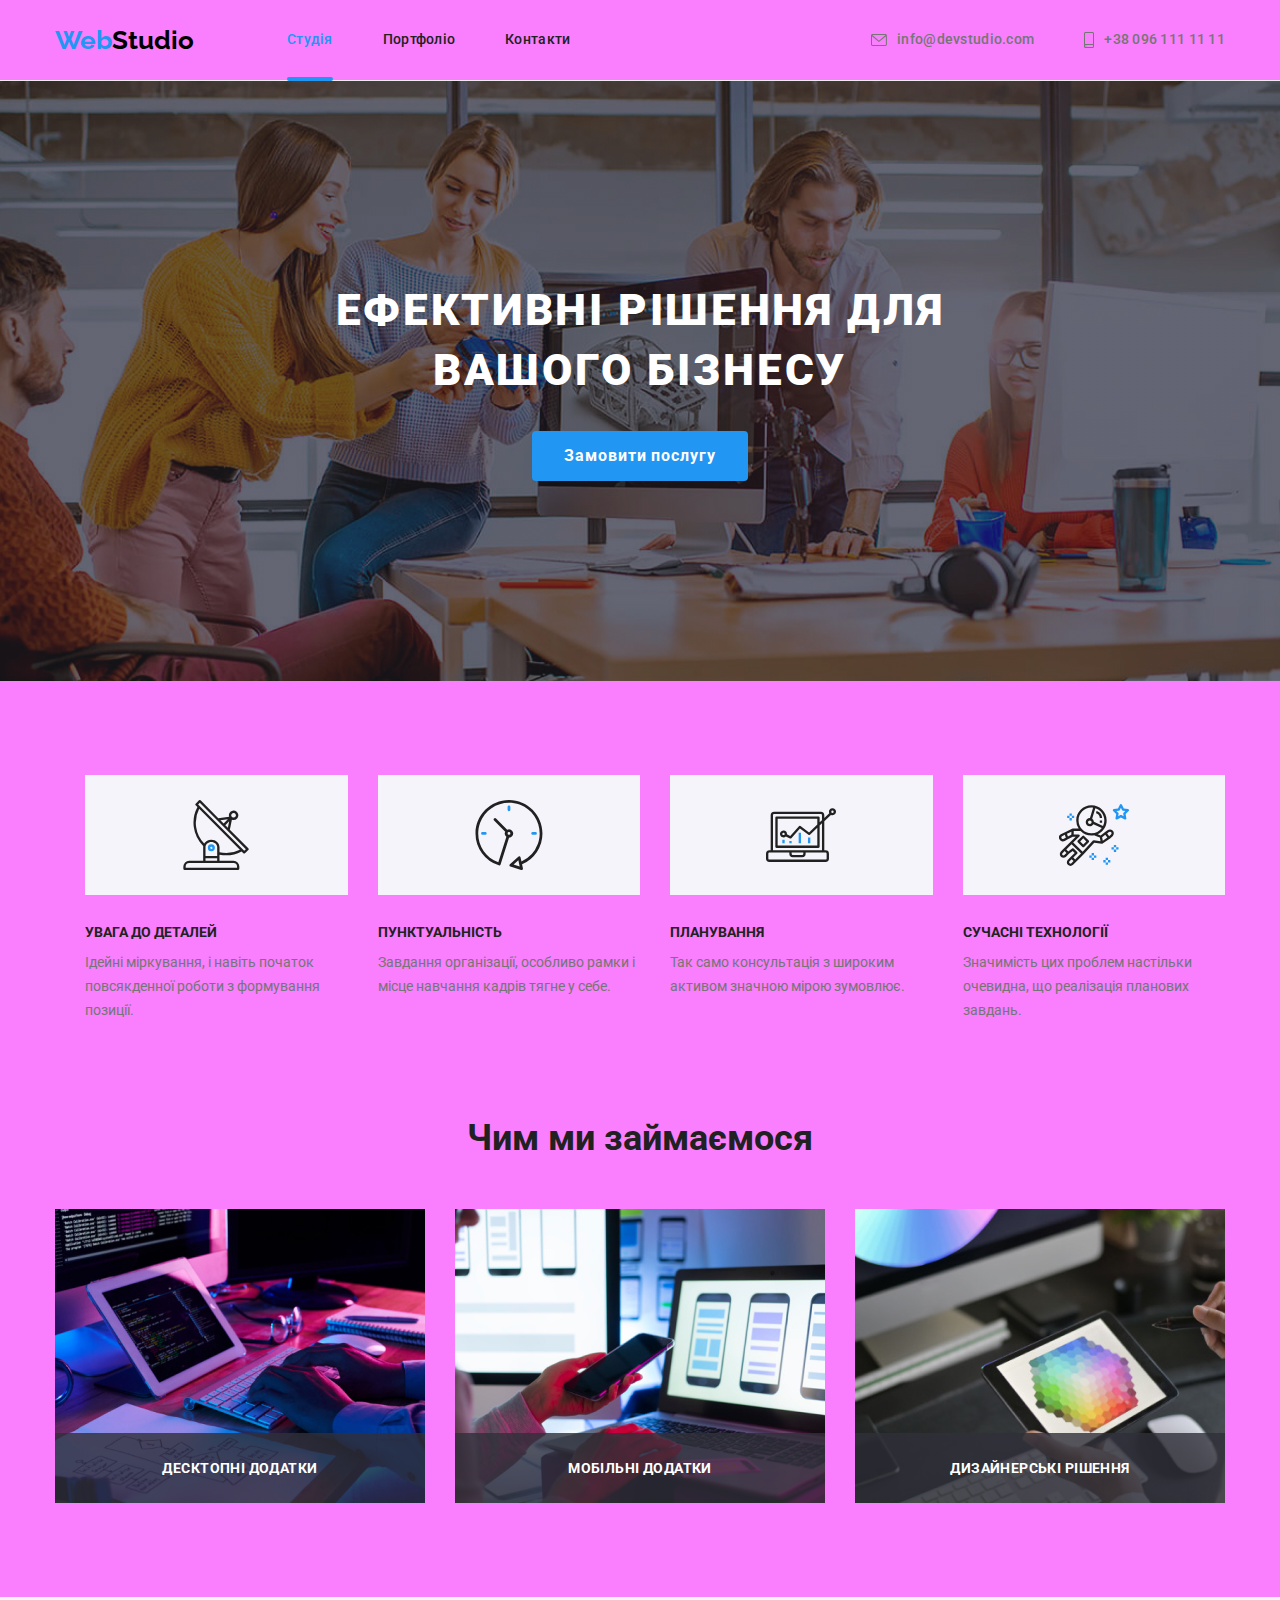
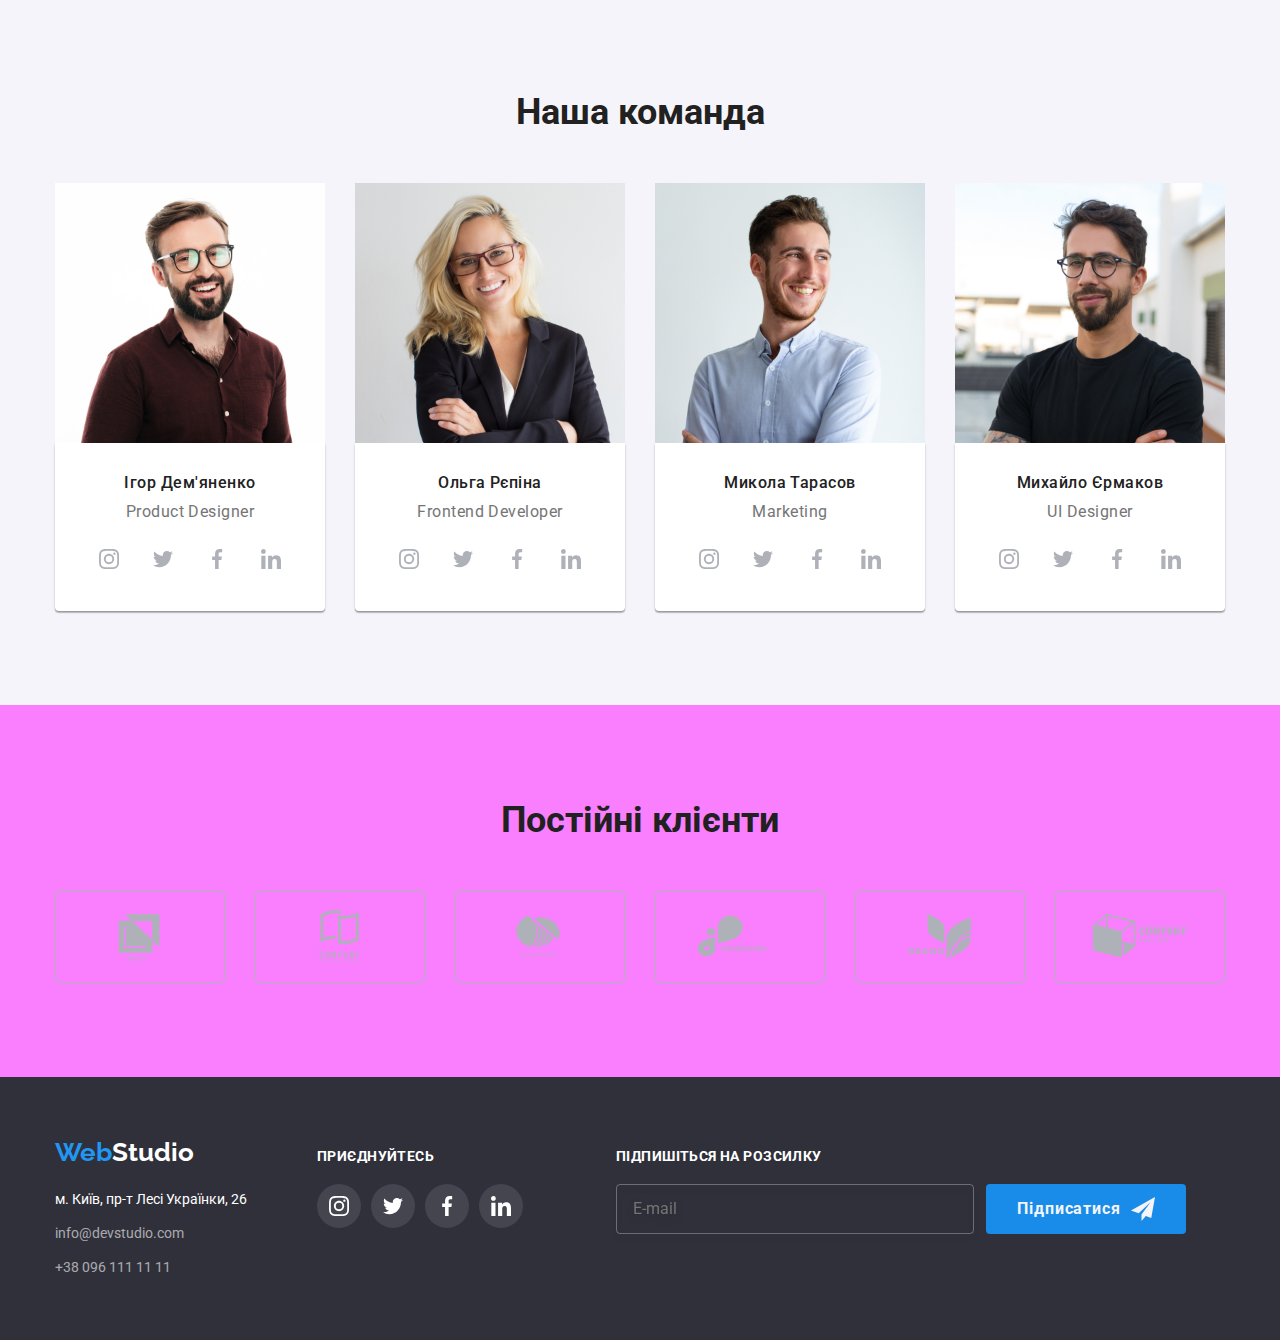
<file: index.html>
<!DOCTYPE html>
<html lang="uk">
<head>
    <meta charset="UTF-8">
    <meta http-equiv="X-UA-Compatible" content="IE=edge">
    <meta name="viewport" content="width=device-width, initial-scale=1.0">
    <title>Студія</title>
<link rel="stylesheet" href="https://cdnjs.cloudflare.com/ajax/libs/modern-normalize/1.1.0/modern-normalize.min.css">
    <link rel="preconnect" href="https://fonts.googleapis.com">
    <link rel="preconnect" href="https://fonts.gstatic.com" crossorigin>
    <link href="https://fonts.googleapis.com/css2?family=Raleway:wght@700&family=Roboto:wght@400;500;700;900&display=swap " rel= "stylesheet">
    <link rel="stylesheet" href="./css/styles.css">
    <link rel="stylesheet" href="./css/main.min.css">
</head>
<body>
    <!--Шапка сайту-->
    <header>
        <div class="container header-container">
        <nav class="header-nav" >
        <a class="webstudio-top" href=""> <span class="web" >Web</span>Studio</a>
        <ul class="site-nav" >
            <li> <a href="./index.html" class="link  current" >Студія</a> </li>
            <li> <a href="./portfolio.html" class="portfolio link" >Портфоліо</a> </li>
            <li> <a href="" class="contacts link" >Контакти</a> </li>
        </ul>
</nav>
        <ul class="site-nav ">
            <li> <a href="mailto=info@devstudio.com"  class="email link ">
                <svg class="link-icon" width="16px" height="12px">
                    <use href="./images/icons.svg#envelope"></use>
                </svg> info@devstudio.com</a> </li>
            <li> <a href="tel:+380961111111"  class="telephone link">
                <svg class="link-icon" width="10px" height="16px">
                    <use href="./images/icons.svg#smartphone"></use>
                </svg>
                +38 096 111 11 11</a> </li>
        </ul>
        </div>
    </header>
    <!-- Секція 1-->
    <main>
    <section class="hero " >
        <div class="container">
<h1 class="hero-title "> Ефективні рішення для вашого бізнесу</h1>
<!-- Modal window -->
<div class="container-button">
<button type="button" class="pointer click" data-modal-open >Замовити послугу</button>

</div> </div>
<div class=" backdrop is-hidden " data-modal>
    <div class="modal">
        <button class=" modal-btn " type="button" data-modal-close>
            <svg  width="18px" height="18px">
                <use  href="./images/icons.svg#close-black"></use>
            </svg>
        </button>
<strong class="register-form-title">Залиште свої дані, ми вам передзвонимо </strong>
        <form class="register-form" name="register-form">
            
            <div class="register-form-group" role="group">

                <label class="register-form-field">
                    <span class="register-form-label">Ім'я</span>
                    <input class="register-form-input" 
                    type="text" 
                     name="user-name"
                      required minlength="3" 
                      placeholder="">

                    <svg class="register-form-icon"
                    width="18" height="18">
                        <use href="./images/icons.svg#person-black-18dp-1"></use>
                    </svg>
                </label>
        
                <label class="register-form-field">
                    <span class="register-form-label">Телефон</span>
                    <input class="register-form-input"
                    type="tel" 
                    name=""
                    required 
                    minlength="3"
                    placeholder="">
                    <svg class="register-form-icon"
                    width="18" height="18">
                        <use href="./images/icons.svg#phone-black-18dp-1"></use>
                    </svg>
                </label>
        
                <label class="register-form-field">
                    <span class="register-form-label">Пошта</span>
                    <input class="register-form-input"
                    type="email" 
                    name=""
                    required
                     minlength="3"
                     placeholder="">
                    <svg class="register-form-icon"
                    width="18" height="18">
                        <use href="./images/icons.svg#email-black-18dp-1"></use>
                    </svg>
                </label>
        
                <label class="register-form-field">
                    <span class="register-form-heading">Коментар</span>
                    <textarea class="register-form-message" 
                    name="" 
                    rows="5" 
                    placeholder="Введіть текст"></textarea>
                </label>
            </div>
        
<div class="modal-field">
    <input 
    type="checkbox"
    class="input-check  visually-hidden"
    name="privacy"
    value="true"
    id="privacy"
    />
    <label for="privacy" class="check-text">
        <span  class="register-form-desc">
            <svg class="check-icon" width="16" height="15">
                <use href="./images/icons.svg#unchecked"></use> 
            </svg>
        </span>
Погоджуюся з розсилкою та приймаю 
<a class="register-form-link" 
href="" 
target="_blank">Умови договору</a>

</label> 
</div>

            <button class="register-form-btn" 
            type="submit">Відправити</button>
        </form>
       
    </div>
</div>

<script src="./js/modal.js" ></script>

    </section>

    <!-- Секція 2-->
    <section class="section" >
    
        <div class="container container-section">
        <h2  class="sect"  >Наші особливості </h2>
        <ul class="features container-section" >
            <li class="corobka" > <div class="icons-svg">
                <svg class="antenna" width="70px" height="70px">
                    <use href="./images/icons.svg#antenna"> </use>
                </svg>
            </div>
                <h3 class="title" > УВАГА ДО ДЕТАЛЕЙ</h3>
                <p class="text" >Ідейні міркування, і навіть початок повсякденної роботи з формування позиції.</p></li>
            <li class="corobka" > <div class="icons-svg">
                <svg class="antenna" width="70px" height="70px">
                    <use href="./images/icons.svg#clock"> </use>
                </svg>
            </div>
                <h3 class="title" >ПУНКТУАЛЬНІСТЬ</h3>
                <p class="text" >Завдання організації, особливо рамки і місце навчання кадрів тягне у себе.</p></li>
            <li class="corobka" > <div class="icons-svg">
                <svg class="antenna" width="70px" height="70px">
                    <use href="./images/icons.svg#diagram"> </use>
                </svg>
            </div>
                <h3 class="title" >ПЛАНУВАННЯ</h3>
                <p class="text" >Так само консультація з широким активом значною мірою зумовлює.</p></li>
            <li class="corobka" > <div class="icons-svg">
                <svg class="antenna" width="70px" height="70px">
                    <use href="./images/icons.svg#astronaut"> </use>
                </svg>
            </div>
                <h3 class="title" >СУЧАСНІ ТЕХНОЛОГІЇ</h3>
                <p class="text" >Значимість цих проблем настільки очевидна, що реалізація планових завдань.</p></li>
        </ul>
        </div>
    </section>

    <!--Секція 3-->
    <section class="section frame" >
        <div class="container" > 
        <h2 class="section-title" >Чим ми займаємося</h2>
        <ul class="container-section-img">
        <li> <a href="" class="robota"><div class="robota-thumb">
        <img src="./images/box1.jpg" alt="Планшет, клавіатура, блокнот, ручка, окуляри" width="370" height="294"> 
        <div class="robota-overlay"><p> ДЕСКТОПНІ ДОДАТКИ </p></div></div> </a></li>
           
        <li> <a href="" class="robota"><div class="robota-thumb">
        <img src="./images/box2.jpg" alt="Ноутбук, телефон" width="370" height="294">  
        <div class="robota-overlay"><p> МОБІЛЬНІ ДОДАТКИ </p></div></div> </a> </li>
            
        <li>  <a href="" class="robota"><div class="robota-thumb">
        <img src="./images/box3.jpg" alt="Планшет, клавіатура, мишка, рука з ручкою" width="370" height="294">  
        <div class="robota-overlay"> <p> ДИЗАЙНЕРСЬКІ РІШЕННЯ </p></div></div> </a></li>
        </ul>
</div>

    </section>
    <!--Секція 4-->
    <section class="section koman " >
        <div class="container container-background">
        <h2 class="section-title "  >Наша команда</h2>
<ul class="container-section-koman">
    <li class="fon" > 
         <img src="./images/img1.jpg" alt="Чоловік з бородою в окулярах" width="270" height="260">
        <div class="card-index" > <h3 class="tit">Ігор Дем'яненко</h3>
        <p class="tex">Product Designer</p>
    <ul class="socials" >
        <li class="socials-item" > 
            <a class="socials-link" 
            href="./https://instagram.com" 
            target="_blank" 
            rel="noopener noreferrer"
            aria-label="instagram" >
        <svg class="socials-icon" width="20px" height="20px">
            <use href="./images/icons.svg#instagram"></use>
        </svg>
    </a> </li>
        <li class="socials-item">
            <a class="socials-link " href="./https://twitter.com" target="_blank" rel="noopener noreferrer"
                aria-label="twitter">
                <svg class="socials-icon" width="20px" height="20px">
                    <use href="./images/icons.svg#twitter"></use>
                </svg></a></li>
        <li class="socials-item">
            <a class="socials-link" href="./https://facebook.com" target="_blank" rel="noopener noreferrer"
                aria-label="facebook">
                 <svg class="socials-icon" width="20px" height="20px">
                    <use href="./images/icons.svg#facebook"> </use>
                </svg>
            </a>
        </li>
        <li class="socials-item">
            <a class="socials-link" href="./https://linkedin.com" target="_blank" rel="noopener noreferrer"
                aria-label="linkedin">
                <svg class="socials-icon" width="20px" height="20px">
                    <use href="./images/icons.svg#linkedin"> </use>
                </svg>
            </a>
        </li>
    </ul>
    </div></li>
    <li class="fon" ><img src="./images/img2.jpg" alt="Білява жінка, в окулярах" width="270" height="260">
        <div class="card-index"><h3 class="tit">Ольга Рєпіна</h3>
        <p class="tex">Frontend Developer</p> 
    <ul class="socials list">
        <li class="socials-item">
            <a class="socials-link" href="./https://instagram.com" target="_blank" rel="noopener noreferrer"
                aria-label="instagram">
            <svg class="socials-icon" width="20px" height="20px">
                    <use href="./images/icons.svg#instagram"> </use>
                </svg> </a>
        </li>
        <li class="socials-item">
            <a class="socials-link" href="./https://twitter.com" target="_blank" rel="noopener noreferrer"
                aria-label="twitter">
                <svg class="socials-icon" width="20px" height="20px">
                    <use href="./images/icons.svg#twitter"> </use>
                </svg></a>
        </li>
        <li class="socials-item">
            <a class="socials-link" href="./https://facebook.com" target="_blank" rel="noopener noreferrer"
                aria-label="facebook">
                <svg class="socials-icon" width="20px" height="20px">
                    <use href="./images/icons.svg#facebook"> </use>
                </svg>
            </a>
        </li>
        <li class="socials-item">
            <a class="socials-link" href="./https://linkedin.com" target="_blank" rel="noopener noreferrer"
                aria-label="linkedin">
                <svg class="socials-icon" width="20px" height="20px">
                    <use href="./images/icons.svg#linkedin"> </use>
                </svg>
            </a>
        </li>
    </ul> </div> </li>
    <li class="fon" ><img src="./images/img3.jpg" alt="Молодий хлопець посміхається" width="270" height="260">
        <div class="card-index"><h3 class="tit">Микола Тарасов</h3>
        <p class="tex">Marketing</p> <ul class="socials list">
            <li class="socials-item">
                <a class="socials-link" href="./https://instagram.com" target="_blank" rel="noopener noreferrer"
                    aria-label="instagram">
                    <svg class="socials-icon" width="20px" height="20px">
                        <use href="./images/icons.svg#instagram"> </use>
                    </svg> </a>
            </li>
            <li class="socials-item">
                <a class="socials-link" href="./https://twitter.com" target="_blank" rel="noopener noreferrer"
                    aria-label="twitter">
                <svg class="socials-icon" width="20px" height="20px">
                        <use href="./images/icons.svg#twitter"> </use>
                    </svg></a>
            </li>
            <li class="socials-item">
                <a class="socials-link" href="./https://facebook.com" target="_blank" rel="noopener noreferrer"
                    aria-label="facebook">
                    <svg class="socials-icon" width="20px" height="20px">
                        <use href="./images/icons.svg#facebook"> </use>
                    </svg></a> </li>
            <li class="socials-item">
                <a class="socials-link" href="./https://linkedin.com" target="_blank" rel="noopener noreferrer"
                    aria-label="linkedin">
                    <svg class="socials-icon" width="20px" height="20px">
                        <use href="./images/icons.svg#linkedin"> </use>
                    </svg></a></li>
        </ul> </div> </li>
    <li class="fon" ><img src="./images/img4.jpg" alt="Молодий чоловік з бородою в окулярах" width="270" height="260">
        <div class="card-index"><h3 class="tit">Михайло Єрмаков</h3>
        <p class="tex">UI Designer</p> <ul class="socials list">
            <li class="socials-item">
                <a class="socials-link" href="./https://instagram.com" target="_blank" rel="noopener noreferrer"
                    aria-label="instagram">
                    <svg class="socials-icon" width="20px" height="20px">
                        <use href="./images/icons.svg#instagram"> </use>
                    </svg> </a></li>
            <li class="socials-item">
                <a class="socials-link" href="./https://twitter.com" target="_blank" rel="noopener noreferrer"
                    aria-label="twitter">
                    <svg class="socials-icon" width="20px" height="20px">
                        <use href="./images/icons.svg#twitter"> </use>
                    </svg></a> </li>
            <li class="socials-item">
                <a class="socials-link" href="./https://facebook.com" target="_blank" rel="noopener noreferrer"
                    aria-label="facebook">
                <svg class="socials-icon" width="20px" height="20px">
                        <use href="./images/icons.svg#facebook"> </use>
                    </svg> </a></li>
            <li class="socials-item">
                <a class="socials-link" href="./https://linkedin.com" target="_blank" rel="noopener noreferrer"
                    aria-label="linkedin">
                    <svg class="socials-icon" width="20px" height="20px">
                        <use href="./images/icons.svg#linkedin"> </use>
                    </svg></a></li>
        </ul> </div> </li>
</ul>
        </div>
    </section>

    <!-- Секція 5 -->
    <section class="regular section">
        <div class="container ">
            <h2 class="section-title ">Постійні клієнти</h2>
            <ul class="customers list">
                <li class="regular-customers" > 
                    <a class="customers-link" href="" 
                    target="_blank" rel="noopener noreferer"
                     aria-label="Ya & CO">
                        <svg class="customers-icon" 
                        width="106" height="60">
                            <use href="./images/icons.svg#Logo0"></use>
                        </svg> </a> </li>

                <li class="regular-customers">
                    <a class="customers-link" href="" target="_blank" rel="noopener noreferer" aria-label="Ya & CO">
                        <svg class="customers-icon" width="106" height="60">
                            <use href="./images/icons.svg#Logo1"></use>
                        </svg> </a>
                </li>
                <li class="regular-customers">
                    <a class="customers-link" href="" target="_blank" rel="noopener noreferer" aria-label="Ya & CO">
                        <svg class="customers-icon" width="106" height="60">
                            <use href="./images/icons.svg#Logo2"></use>
                        </svg> </a>
                </li>
                <li class="regular-customers">
                    <a class="customers-link" href="" target="_blank" rel="noopener noreferer" aria-label="Ya & CO">
                        <svg class="customers-icon" width="106" height="60">
                            <use href="./images/icons.svg#Logo3"></use>
                        </svg> </a>
                </li>
                <li class="regular-customers">
                    <a class="customers-link" href="" target="_blank" rel="noopener noreferer" aria-label="Ya & CO">
                        <svg class="customers-icon" width="106" height="60">
                            <use href="./images/icons.svg#Logo4"></use>
                        </svg> </a>
                </li>
                <li class="regular-customers">
                    <a class="customers-link" href="" target="_blank" rel="noopener noreferer" aria-label="Ya & CO">
                        <svg class="customers-icon" width="106" height="60">
                            <use href="./images/icons.svg#Logo5"></use>
                        </svg> </a>
                </li>
            </ul>
        </div>
    </section>
     </main>

    <!--Підвал сторінки-->
    <footer class=" futer " >
        <div class="container basement" > 
        <div class="futer-first">
        <a class="webs-top" href=""> <span class="weba">Web</span>Studio</a>
        <address>
            <ul >
<li class="indents"><a href="https://goo.gl/maps/CPtrU1FHBa2aNyZL9" target="_blank" class="emailink address" rel="noopener noreferrer">м. Київ, пр-т Лесі Українки,
    26</a></li>
<li class="indents"> <a href="mailto=info@devstudio.com" class="emailink">info@devstudio.com</a> </li>
<li class="indents"> <a href="tel:+380961111111" class="emailink">+38 096 111 11 11</a> </li>
 </ul>
        </address>
        </div>

<div class="join caput">
    <!-- <h3>ПРИЄДНУЙТЕСЬ</h3> -->
    <p class="join-p" >ПРИЄДНУЙТЕСЬ</p>
    <ul class="join-fut list">
        <li class="join-item">
            <a class="join-link" href="https://instagram.com" target="_blank" rel="noopener noreferer"
                aria-label="Instagram">
                <svg class="join-icon" width="20px" height="20px">
                    <use href="./images/icons.svg#instagram"></use>
                </svg>
            </a>
        </li>
        <li class="join-item">
            <a class="join-link" href="https://twitter.com" target="_blank" rel="noopener noreferer"
                aria-label="Twitter">
                <svg class="join-icon" width="20px" height="20px">
                    <use href="./images/icons.svg#twitter"></use>
                </svg>
            </a>
        </li>
        <li class="join-item">
            <a class="join-link" href="https://facebook.com" target="_blank" rel="noopener noreferer"
                aria-label="Facebook">
                <svg class="join-icon" width="20px" height="20px">
                    <use href="./images/icons.svg#facebook"></use>
                </svg>
            </a>
        </li>
        <li class="join-item">
            <!-- a class="join-link link" -->
            <a class="join-link" href="https://linkedin.com" target="_blank" rel="noopener noreferer"
                aria-label="Linkedin">
                <svg class="join-icon" width="20px" height="20px">
                    <use href="./images/icons.svg#linkedin"></use>
                </svg>
            </a>
        </li>
    </ul>
</div>


<div class="join ">
    <!-- <h3>ПІДПИШІТЬСЯ НА РОЗСИЛКУ</h3> -->
    <p class="join-p">ПІДПИШІТЬСЯ НА РОЗСИЛКУ</p>
    <form class="footer-form" name="footer-form">
            <label class="footer-form-field">
                <input class="footer-form-input" type="text" name="" required minlength="3" placeholder="E-mail">
            </label>  
            
            <button class="footer-form-btn" type="submit">Підписатися
                <svg class="footer-form-icon" width="24" height="24">
                <use href="./images/icons.svg#telegram"></use>
            </svg>
        
        </button>
    </form>


</div>
</div>
    </footer>
</body>
</html>
</file>
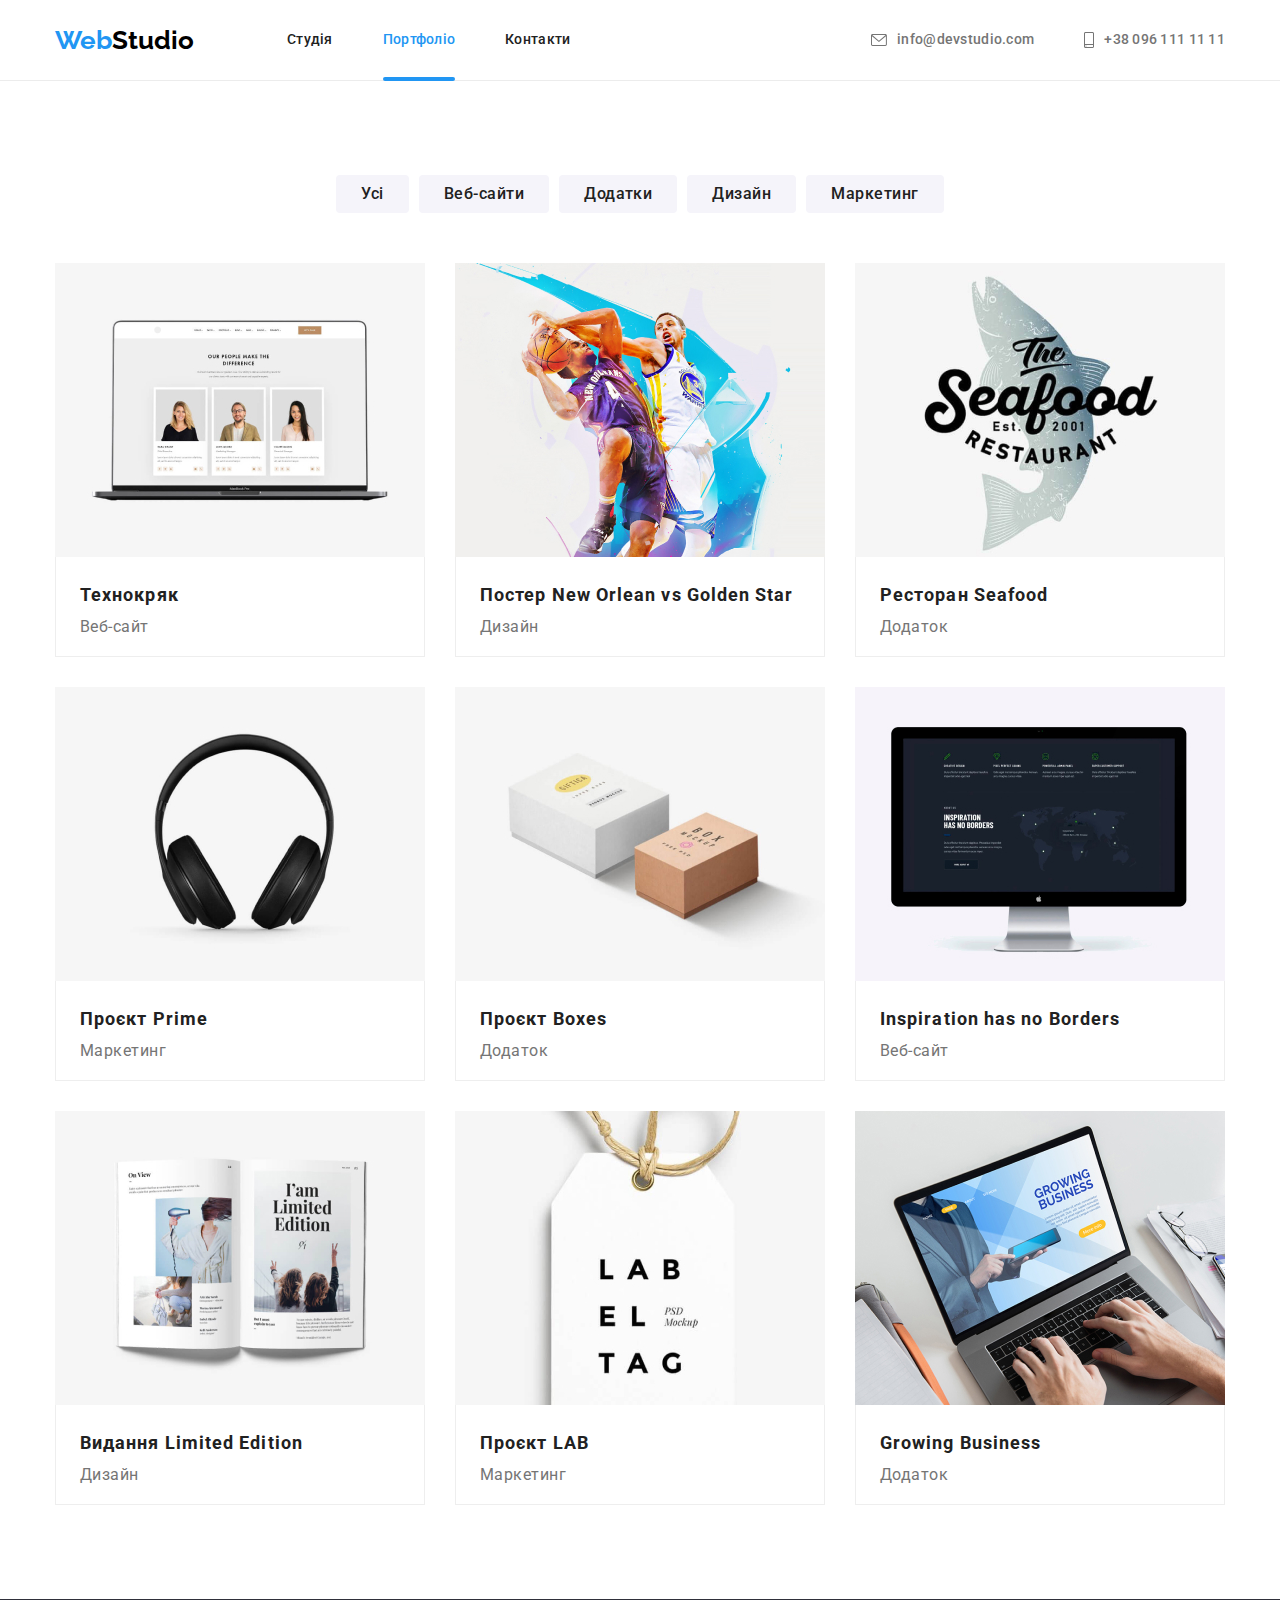
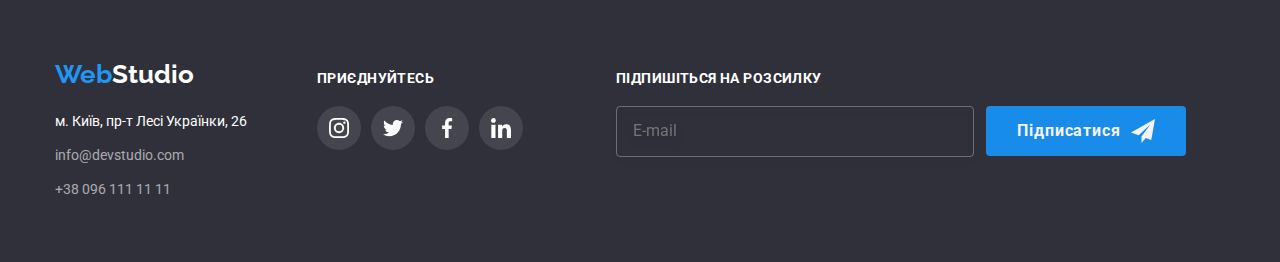
<file: portfolio.html>
<!DOCTYPE html>
<html lang="uk">
<head>
    <meta charset="UTF-8">
    <meta http-equiv="X-UA-Compatible" content="IE=edge">
    <meta name="viewport" content="width=device-width, initial-scale=1.0">
    <title>Портфоліо</title>
    <link rel="stylesheet" href="https://cdnjs.cloudflare.com/ajax/libs/modern-normalize/1.1.0/modern-normalize.min.css">
    <link rel="preconnect" href="https://fonts.googleapis.com">
    <link rel="preconnect" href="https://fonts.gstatic.com" crossorigin>
    <link href="https://fonts.googleapis.com/css2?family=Raleway:wght@700&family=Roboto:wght@400;500;700;900&display=swap"
        rel="stylesheet">
    <link rel="stylesheet" href="./css/styles.css">
</head>
<body>
    <!--Сторінка Portfolio-->
    <!--Шапка сайту-->
    <header>
        <div class="container header-container"> 
        <nav class="header-nav" >
            <a class="webstudio-top" href=""> <span class="web">Web</span>Studio</a>
            <ul class="site-nav">
                <li> <a href="./index.html" class="link">Студія</a> </li>
                <li> <a href="./portfolio.html" class="portfolio link current">Портфоліо</a> </li>
                <li> <a href="" class="contacts link">Контакти</a> </li>
            </ul>
        </nav>
        <ul class="site-nav">
            <li> <a href="mailto=info@devstudio.com" class="email link"> <svg class="link-icon" width="16px" height="12px">
                <use href="./images/icons.svg#envelope"></use>
            </svg> info@devstudio.com</a> </li>
            <li> <a href="tel:+380961111111" class="telephone link">
                <svg class="link-icon" width="10px" height="16px">
                    <use href="./images/icons.svg#smartphone"></use>
                </svg> +38 096 111 11 11</a> </li>
        </ul>
        </div>
    </header>

<main>
    <section class="section-fon section " > 
    <div class="container container-butto ">
<h1 class="sect"  >Контент сторінки Portfolio</h1>

<ul class="container-buttons "> 
<li> <button type="button" class="but" >Усі</button> </li>
<li><button type="button" class="but" >Веб-сайти</button> </li>
<li><button type="button" class="but" >Додатки</button> </li>
<li><button type="button" class="but" >Дизайн</button> </li>
<li><button type="button" class="but" >Маркетинг</button> </li>
</ul>

<!--Наповнення контентом-->
<ul class="container-images " >
    <li class="item" > <a href="" class="link-nav" >
    <div class="item-tumb"> <img src="./images/portf.jpg"  alt="Текст, Білява жінка, білявий чоловік в окулярах, жінка-брюнетка" width="370">
    <div class="overlay"> <p class="overlay-desc"> Ресурс пропонує комплексні пропозиції з різним рівнем функціоналу та сервісів. Все це дозволить
        відвідувачу отримати вичерпні відомості про компанію чи приватну особу.</p>
    </div>
    </div>
    
        <div class="card" >  <h2 class="title-h2" >Технокряк</h2>
    <p class="tex-p" >Веб-сайт</p> </div> </a>  </li>



<li class="item" > <a href="" class="link-nav">

   <div class="item-tumb" >  <img src="./images/portf1.jpg" alt="Два чоловіка грають в баскетбол" width="370"> 
<div class="overlay" > <p class="overlay-desc" > Ресурс пропонує комплексні пропозиції з різним рівнем функціоналу та сервісів. Все це дозволить відвідувачу отримати
вичерпні відомості про компанію чи приватну особу.</p> 
</div>
</div>

<div class="card"> <h2 class="title-h2">Постер New Orlean vs Golden Star</h2>
<p class="tex-p">Дизайн</p> </div> </a> </li>



<li class="item" > <a href="" class="link-nav"> <div class="item-tumb"><img src="./images/portf2.jpg" alt="Текст англійською та картинка" width="370">
<div class="overlay">
    <p class="overlay-desc"> Ресурс пропонує комплексні пропозиції з різним рівнем функціоналу та сервісів. Все це
        дозволить відвідувачу отримати вичерпні відомості про компанію чи приватну особу.</p>
</div>
</div>
    <div class="card"> <h2 class="title-h2">Ресторан Seafood</h2>
<p class="tex-p">Додаток</p> </div> </a> </li>


<li class="item" > <a href="" class="link-nav">
     <div class="item-tumb"> <img src="./images/portf3.jpg" alt="Навушники" width="370">
<div class="overlay">
    <p class="overlay-desc"> Ресурс пропонує комплексні пропозиції з різним рівнем функціоналу та сервісів. Все це
        дозволить відвідувачу отримати вичерпні відомості про компанію чи приватну особу.</p>
</div>
</div>
    <div class="card"> <h2 class="title-h2">Проєкт Prime</h2>
<p class="tex-p">Маркетинг</p> </div> </a> </li>


<li class="item" > <a href="" class="link-nav"> 
    <div class="item-tumb"> <img src="./images/portf4.jpg" alt="Дві коробки" width="370">
<div class="overlay">
    <p class="overlay-desc"> Ресурс пропонує комплексні пропозиції з різним рівнем функціоналу та сервісів. Все це
        дозволить відвідувачу отримати вичерпні відомості про компанію чи приватну особу.</p>
</div>
</div>
    <div class="card"><h2 class="title-h2">Проєкт Boxes</h2>
<p class="tex-p">Додаток</p> </div> </a> </li>


<li  class="item"> <a href="" class="link-nav"> 
    <div class="item-tumb"><img src="./images/portf5.jpg" alt="Монітор комп'ютера" width="370">
<div class="overlay">
    <p class="overlay-desc"> Ресурс пропонує комплексні пропозиції з різним рівнем функціоналу та сервісів. Все це
        дозволить відвідувачу отримати вичерпні відомості про компанію чи приватну особу.</p>
</div>
    </div>
        <div class="card"><h2 class="title-h2">Inspiration has no Borders</h2>
<p class="tex-p">Веб-сайт</p> </div> </a> </li>


<li class="item"> <a href="" class="link-nav">
    <div class="item-tumb"> <img src="./images/portf6.jpg" alt="Відкрита книга" width="370">
<div class="overlay">
    <p class="overlay-desc"> Ресурс пропонує комплексні пропозиції з різним рівнем функціоналу та сервісів. Все це
        дозволить відвідувачу отримати вичерпні відомості про компанію чи приватну особу.</p>
</div>
</div>
        <div class="card"><h2 class="title-h2">Видання Limited Edition</h2>
<p class="tex-p">Дизайн</p> </div> </a></li>


<li  class="item" > <a href="" class="link-nav">
    <div class="item-tumb">  <img src="./images/portf7.jpg" alt="Бірка" width="370">
<div class="overlay">
    <p class="overlay-desc"> Ресурс пропонує комплексні пропозиції з різним рівнем функціоналу та сервісів. Все це
        дозволить відвідувачу отримати вичерпні відомості про компанію чи приватну особу.</p>
</div>
</div>
        <div class="card"><h2 class="title-h2">Проєкт LAB</h2>
<p class="tex-p">Маркетинг</p> </div> </a> </li>


<li class="item" > <a href="" class="link-nav"> 
    <div class="item-tumb"> <img src="./images/portf8.jpg" alt="Ноутбук, руки, окуляри" width="370">
<div class="overlay">
    <p class="overlay-desc"> Ресурс пропонує комплексні пропозиції з різним рівнем функціоналу та сервісів. Все це
        дозволить відвідувачу отримати вичерпні відомості про компанію чи приватну особу.</p>
</div>
</div>
        <div class="card"><h2 class="title-h2">Growing Business</h2>
<p class="tex-p">Додаток</p> </div> </a> </li>
</ul>
</div>
</section>
</main>

    <!--Підвал сторінки-->
    <footer class=" futer ">
        <div class="container basement">
            <div class="futer-first">
                <a class="webs-top" href=""> <span class="weba">Web</span>Studio</a>
                <address>
                    <ul>
                        <li class="indents"><a href="https://goo.gl/maps/CPtrU1FHBa2aNyZL9" target="_blank"
                                class="emailink address" rel="noopener noreferrer">м. Київ, пр-т Лесі Українки,
                                26</a></li>
                        <li class="indents"> <a href="mailto=info@devstudio.com" class="emailink">info@devstudio.com</a>
                        </li>
                        <li class="indents"> <a href="tel:+380961111111" class="emailink">+38 096 111 11 11</a> </li>
                    </ul>
                </address>
            </div>
    
            <div class="join caput">
                <!-- <h3>ПРИЄДНУЙТЕСЬ</h3> -->
                <p class="join-p">ПРИЄДНУЙТЕСЬ</p>
                <ul class="join-fut list">
                    <li class="join-item">
                        <a class="join-link" href="https://instagram.com" target="_blank" rel="noopener noreferer"
                            aria-label="Instagram">
                            <svg class="join-icon" width="20px" height="20px">
                                <use href="./images/icons.svg#instagram"></use>
                            </svg>
                        </a>
                    </li>
                    <li class="join-item">
                        <a class="join-link" href="https://twitter.com" target="_blank" rel="noopener noreferer"
                            aria-label="Twitter">
                            <svg class="join-icon" width="20px" height="20px">
                                <use href="./images/icons.svg#twitter"></use>
                            </svg>
                        </a>
                    </li>
                    <li class="join-item">
                        <a class="join-link" href="https://facebook.com" target="_blank" rel="noopener noreferer"
                            aria-label="Facebook">
                            <svg class="join-icon" width="20px" height="20px">
                                <use href="./images/icons.svg#facebook"></use>
                            </svg>
                        </a>
                    </li>
                    <li class="join-item">
                        <!-- a class="join-link link" -->
                        <a class="join-link" href="https://linkedin.com" target="_blank" rel="noopener noreferer"
                            aria-label="Linkedin">
                            <svg class="join-icon" width="20px" height="20px">
                                <use href="./images/icons.svg#linkedin"></use>
                            </svg>
                        </a>
                    </li>
                </ul>
            </div>
    
    
            <div class="join ">
                <!-- <h3>ПІДПИШІТЬСЯ НА РОЗСИЛКУ</h3> -->
                <p class="join-p">ПІДПИШІТЬСЯ НА РОЗСИЛКУ</p>
                <form class="footer-form" name="footer-form">
                    <label class="footer-form-field">
                        <input class="footer-form-input" type="text" name="" required minlength="3" placeholder="E-mail">
                    </label>
    
                    <button class="footer-form-btn" type="submit">Підписатися
                        <svg class="footer-form-icon" width="24" height="24">
                            <use href="./images/icons.svg#telegram"></use>
                        </svg>
    
                    </button>
                </form>
    
    
            </div>
        </div>
    </footer>
    
    </body>
    </html>
</file>
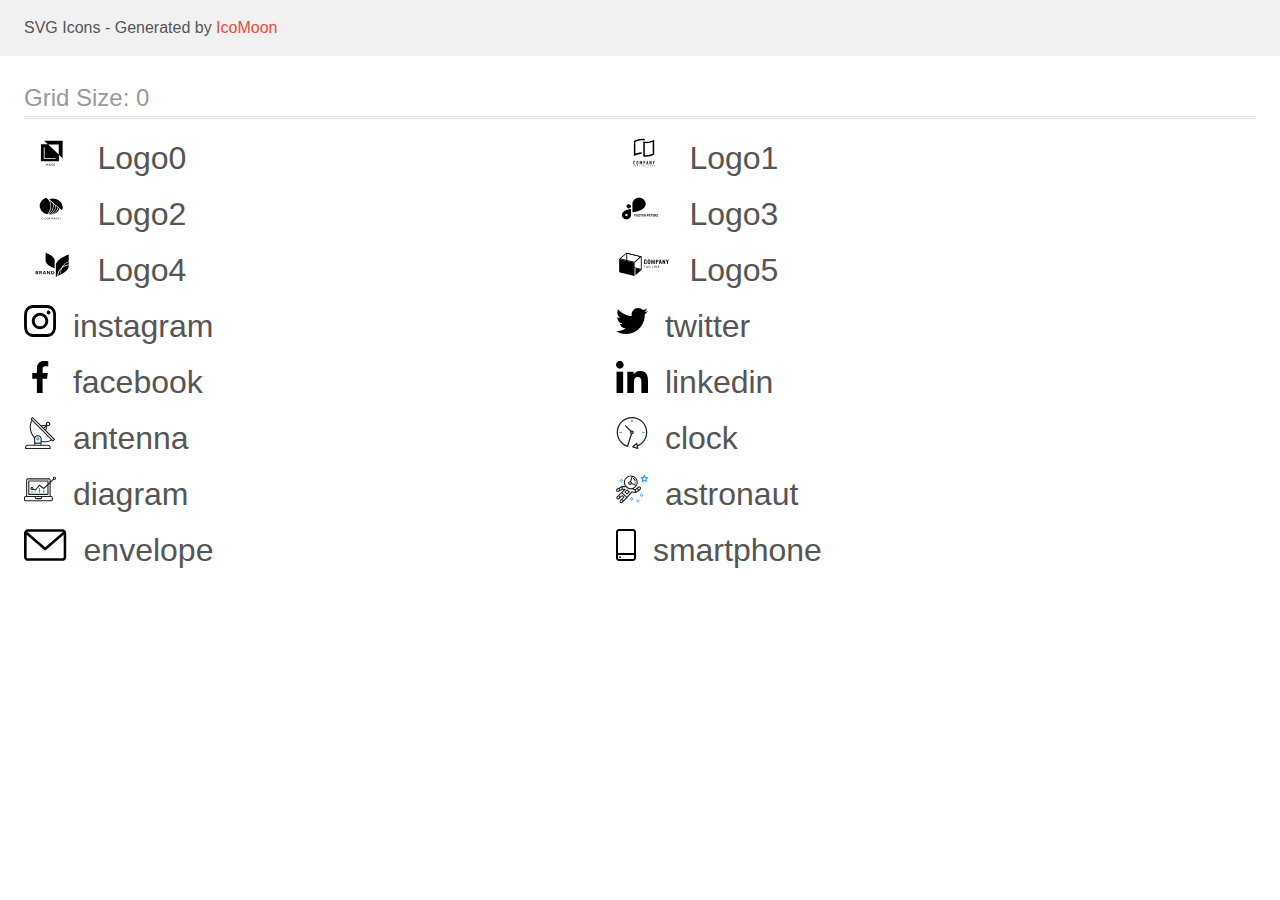
<file: images/icons/icomoon (1)/demo.html>
<!doctype html>
<html>
<head>
    <title>IcoMoon - SVG Icons</title>
    <meta charset="utf-8">
    <meta name="viewport" content="width=device-width, initial-scale=1">
    <link rel="stylesheet" href="demo-files/demo.css">
    <link rel="stylesheet" href="style.css">
</head>
<body>
<svg aria-hidden="true" style="position: absolute; width: 0; height: 0; overflow: hidden;" version="1.1" xmlns="http://www.w3.org/2000/svg" xmlns:xlink="http://www.w3.org/1999/xlink">
<defs>
<symbol id="Logo0" viewBox="0 0 57 32">
<path d="M20.267 3.733l3.738 3.538-6.938-0.004v17.166h18.133v-6.564l3.733 3.534v-17.671h-18.667zM35.036 17.455l-10.597-10.032h10.597v10.032zM31.746 21.923h-11.81v-11.545h0.835v10.764h10.975v0.782zM22.725 26.72l-0.436 0.898-0.436-0.898h-0.366l0.637 1.198v0.698h0.331v-0.698l0.635-1.198h-0.365zM23.273 28.615l0.154-0.441h0.734l0.155 0.441h0.344l-0.717-1.896h-0.296l-0.716 1.896h0.342zM23.794 27.122l0.275 0.786h-0.549l0.275-0.786zM25.531 27.863c-0.048 0.073-0.072 0.153-0.072 0.241 0 0.16 0.056 0.29 0.168 0.389s0.263 0.148 0.451 0.148 0.349-0.051 0.484-0.152l0.107 0.126h0.367l-0.279-0.329c0.109-0.149 0.164-0.341 0.164-0.574h-0.275c0 0.128-0.026 0.243-0.079 0.348l-0.366-0.432 0.129-0.094c0.091-0.066 0.157-0.132 0.197-0.198s0.060-0.14 0.060-0.219c0-0.12-0.044-0.22-0.133-0.301s-0.201-0.122-0.339-0.122c-0.153 0-0.274 0.043-0.365 0.13s-0.135 0.203-0.135 0.352c0 0.061 0.014 0.124 0.043 0.189s0.081 0.144 0.155 0.237c-0.141 0.101-0.235 0.188-0.283 0.262zM26.386 28.282c-0.093 0.071-0.193 0.107-0.299 0.107-0.095 0-0.17-0.027-0.227-0.082s-0.085-0.126-0.085-0.214c0-0.102 0.052-0.192 0.156-0.271l0.040-0.029 0.414 0.488zM26.046 27.442c-0.089-0.11-0.134-0.202-0.134-0.275 0-0.063 0.018-0.116 0.055-0.158s0.085-0.063 0.147-0.063c0.057 0 0.105 0.018 0.142 0.053s0.056 0.077 0.056 0.126c0 0.075-0.027 0.136-0.081 0.184l-0.040 0.033-0.145 0.099zM29.132 28.472c0.13-0.114 0.205-0.272 0.224-0.474h-0.328c-0.017 0.135-0.059 0.232-0.124 0.29s-0.162 0.087-0.292 0.087c-0.142 0-0.249-0.054-0.323-0.161s-0.109-0.264-0.109-0.469v-0.168c0.002-0.202 0.041-0.355 0.117-0.46s0.188-0.158 0.331-0.158c0.123 0 0.217 0.030 0.28 0.091s0.104 0.158 0.12 0.294h0.328c-0.021-0.207-0.095-0.368-0.223-0.482s-0.296-0.171-0.505-0.171c-0.155 0-0.293 0.037-0.411 0.111s-0.209 0.179-0.272 0.315c-0.063 0.136-0.095 0.294-0.095 0.473v0.177c0.003 0.174 0.035 0.328 0.098 0.46s0.151 0.234 0.266 0.306c0.115 0.071 0.249 0.107 0.4 0.107 0.216 0 0.389-0.056 0.52-0.169zM31.068 28.206c0.064-0.141 0.096-0.304 0.096-0.49v-0.105c-0.001-0.185-0.034-0.347-0.099-0.486s-0.158-0.247-0.277-0.32c-0.119-0.075-0.256-0.112-0.41-0.112s-0.292 0.038-0.411 0.113c-0.119 0.075-0.211 0.183-0.277 0.324s-0.098 0.305-0.098 0.49v0.107c0.001 0.181 0.034 0.342 0.099 0.48s0.159 0.246 0.279 0.322c0.121 0.075 0.258 0.112 0.411 0.112 0.155 0 0.293-0.037 0.411-0.112s0.212-0.183 0.276-0.323zM30.716 27.135c0.080 0.112 0.12 0.273 0.12 0.483v0.099c0 0.214-0.040 0.376-0.119 0.487s-0.19 0.167-0.336 0.167c-0.144 0-0.257-0.057-0.339-0.171s-0.121-0.275-0.121-0.483v-0.109c0.002-0.204 0.043-0.362 0.122-0.473s0.192-0.168 0.335-0.168c0.146 0 0.258 0.056 0.337 0.168z"></path>
</symbol>
<symbol id="Logo1" viewBox="0 0 57 32">
<path d="M26.727 3.165h-0.073c-0.112-0.007-0.224-0.010-0.336-0.012v0h-0.243c-0.212 0-0.428 0.005-0.642 0.016-0.016-0.001-0.032-0.001-0.049 0-1.944 0.11-3.848 0.596-5.609 1.431l-0.231 0.111v11.809l0.54-0.183c0.474-0.163 0.978-0.309 1.5-0.445 1.411-0.362 2.861-0.555 4.317-0.574v1.551c-0.193 0.001-0.38 0.007-0.568 0.016h-0.045c-1.121 0.061-2.233 0.232-3.322 0.51-1.378 0.345-2.708 0.863-3.957 1.542v-15.145c1.298-0.757 2.695-1.325 4.151-1.688 1.278-0.33 2.593-0.5 3.913-0.504h0.228c0.273 0.007 0.538 0.019 0.788 0.038 0.658 0.046 1.31 0.15 1.95 0.311v1.527c-0.621-0.145-1.253-0.24-1.889-0.285-0.013-0.001-0.026-0.002-0.039-0.003-0.132-0.011-0.263-0.022-0.386-0.022zM29.415 4.726c0.339 0.026 0.689 0.038 1.044 0.038 1.388-0.005 2.769-0.182 4.114-0.528 1.378-0.346 2.706-0.865 3.956-1.543v14.875c-1.298 0.756-2.696 1.325-4.153 1.688-1.279 0.329-2.593 0.498-3.913 0.503-1 0.008-1.997-0.11-2.968-0.35v-14.971c0.229 0.053 0.465 0.102 0.706 0.142 0.394 0.066 0.81 0.115 1.214 0.145zM36.985 4.841l-0.54 0.182c-0.497 0.167-0.997 0.316-1.5 0.449-1.465 0.377-2.971 0.57-4.483 0.575-0.352 0-0.676-0.010-0.989-0.030l-0.43-0.028v12.148l0.37 0.033c0.343 0.030 0.696 0.045 1.052 0.045 1.191-0.005 2.377-0.159 3.531-0.457 0.95-0.238 1.874-0.57 2.759-0.991l0.231-0.111v-11.813z"></path>
<path d="M19.060 24.113c-0.078-0.080-0.171-0.144-0.274-0.186s-0.214-0.061-0.326-0.057c-0.119-0.002-0.237 0.021-0.347 0.065-0.101 0.040-0.193 0.101-0.27 0.178s-0.135 0.17-0.174 0.271c-0.042 0.107-0.063 0.22-0.062 0.335v2.023c-0.005 0.143 0.022 0.284 0.080 0.415 0.048 0.104 0.117 0.196 0.202 0.271 0.081 0.068 0.176 0.117 0.278 0.144 0.098 0.028 0.2 0.042 0.302 0.042 0.113 0.001 0.224-0.023 0.326-0.070 0.101-0.044 0.193-0.108 0.27-0.187 0.075-0.079 0.135-0.171 0.177-0.271 0.043-0.102 0.065-0.212 0.065-0.323v-0.226h-0.529v0.18c0.002 0.062-0.009 0.123-0.031 0.18-0.017 0.043-0.043 0.082-0.077 0.114-0.033 0.026-0.070 0.046-0.111 0.058-0.036 0.012-0.073 0.018-0.111 0.019-0.047 0.006-0.095-0.002-0.139-0.021s-0.081-0.049-0.11-0.088c-0.050-0.081-0.074-0.176-0.070-0.271v-1.887c-0.003-0.105 0.019-0.208 0.065-0.302 0.027-0.043 0.066-0.077 0.112-0.098s0.097-0.030 0.147-0.024c0.046-0.002 0.091 0.008 0.132 0.028s0.077 0.049 0.104 0.086c0.059 0.078 0.090 0.173 0.088 0.271v0.175h0.524v-0.206c0.001-0.121-0.021-0.241-0.065-0.354-0.039-0.106-0.099-0.203-0.177-0.285z"></path>
<path d="M22.202 24.090c-0.169-0.142-0.381-0.221-0.602-0.222-0.108 0-0.215 0.020-0.316 0.057-0.103 0.037-0.198 0.093-0.279 0.165-0.088 0.079-0.158 0.175-0.205 0.283-0.053 0.124-0.079 0.257-0.077 0.392v1.941c-0.004 0.137 0.023 0.272 0.077 0.397 0.048 0.104 0.118 0.197 0.205 0.271 0.081 0.075 0.176 0.133 0.279 0.171 0.101 0.037 0.208 0.056 0.316 0.057s0.215-0.020 0.316-0.057c0.105-0.038 0.202-0.096 0.286-0.171 0.084-0.076 0.152-0.168 0.2-0.271 0.054-0.125 0.081-0.261 0.077-0.397v-1.941c0.003-0.135-0.024-0.268-0.077-0.392-0.047-0.107-0.115-0.203-0.2-0.283zM21.955 26.706c0.004 0.052-0.003 0.104-0.021 0.152s-0.047 0.092-0.084 0.128c-0.070 0.059-0.158 0.091-0.249 0.091s-0.179-0.032-0.249-0.091c-0.037-0.036-0.066-0.080-0.084-0.128s-0.025-0.101-0.021-0.152v-1.941c-0.004-0.052 0.003-0.104 0.021-0.152s0.047-0.092 0.084-0.128c0.070-0.059 0.158-0.091 0.249-0.091s0.179 0.032 0.249 0.091c0.037 0.036 0.066 0.080 0.084 0.128s0.025 0.101 0.021 0.152v1.941z"></path>
<path d="M26.329 27.573v-3.674h-0.509l-0.668 1.945h-0.009l-0.673-1.945h-0.503v3.674h0.525v-2.235h0.009l0.514 1.58h0.262l0.518-1.58h0.009v2.235h0.525z"></path>
<path d="M29.311 24.157c-0.081-0.091-0.183-0.16-0.297-0.201-0.123-0.040-0.251-0.059-0.38-0.057h-0.78v3.674h0.523v-1.435h0.27c0.163 0.007 0.326-0.027 0.472-0.1 0.119-0.066 0.218-0.163 0.287-0.281 0.061-0.098 0.101-0.206 0.12-0.32 0.021-0.138 0.030-0.278 0.028-0.418 0.005-0.176-0.012-0.353-0.051-0.525-0.035-0.127-0.101-0.243-0.193-0.338zM29.041 25.277c-0.002 0.067-0.019 0.132-0.049 0.191-0.030 0.056-0.077 0.102-0.135 0.129-0.078 0.035-0.162 0.050-0.247 0.046h-0.239v-1.249h0.27c0.081-0.004 0.162 0.012 0.236 0.046 0.054 0.031 0.097 0.079 0.123 0.136 0.029 0.065 0.044 0.134 0.046 0.205 0 0.077 0 0.159 0 0.244s0.005 0.174 0 0.252h-0.005z"></path>
<path d="M31.791 23.899h-0.429l-0.809 3.674h0.523l0.154-0.789h0.714l0.154 0.789h0.524l-0.83-3.674zM31.308 26.283l0.258-1.332h0.009l0.256 1.332h-0.524z"></path>
<path d="M35.173 26.112h-0.009l-0.791-2.213h-0.503v3.674h0.523v-2.209h0.011l0.8 2.209h0.492v-3.674h-0.523v2.213z"></path>
<path d="M38.372 23.899l-0.421 1.461h-0.011l-0.421-1.461h-0.554l0.719 2.121v1.553h0.524v-1.553l0.719-2.121h-0.554z"></path>
<path d="M17.6 28.61h0.252v0.708h0.171v-0.708h0.251v-0.145h-0.675v0.145z"></path>
<path d="M19.721 28.465l-0.331 0.853h0.182l0.070-0.194h0.34l0.073 0.194h0.186l-0.339-0.853h-0.182zM19.694 28.981l0.116-0.316 0.116 0.316h-0.232z"></path>
<path d="M21.818 29.004h0.197v0.11c-0.058 0.046-0.129 0.071-0.202 0.072-0.034 0.002-0.069-0.004-0.1-0.019s-0.059-0.036-0.081-0.063c-0.045-0.065-0.068-0.143-0.063-0.222 0-0.19 0.082-0.285 0.246-0.285 0.043-0.004 0.086 0.007 0.121 0.032s0.061 0.062 0.072 0.104l0.169-0.033c-0.036-0.167-0.156-0.251-0.362-0.251-0.11-0.003-0.216 0.036-0.298 0.11-0.043 0.042-0.076 0.094-0.097 0.15s-0.030 0.117-0.025 0.178c-0.005 0.117 0.034 0.231 0.109 0.32 0.042 0.043 0.092 0.077 0.148 0.098s0.116 0.031 0.176 0.027c0.134 0.004 0.263-0.045 0.362-0.136v-0.336h-0.37v0.144z"></path>
<path d="M23.959 28.465h-0.173v0.853h0.598v-0.145h-0.425v-0.708z"></path>
<path d="M25.769 28.465h-0.173v0.853h0.173v-0.853z"></path>
<path d="M27.539 29.035l-0.349-0.57h-0.167v0.853h0.161v-0.557l0.343 0.557h0.171v-0.853h-0.158v0.57z"></path>
<path d="M29.14 28.943h0.425v-0.145h-0.425v-0.187h0.457v-0.145h-0.63v0.853h0.648v-0.145h-0.475v-0.231z"></path>
<path d="M33.020 28.802h-0.336v-0.336h-0.171v0.853h0.171v-0.373h0.336v0.373h0.171v-0.853h-0.171v0.336z"></path>
<path d="M34.629 28.943h0.426v-0.145h-0.426v-0.187h0.459v-0.145h-0.63v0.853h0.646v-0.145h-0.475v-0.231z"></path>
<path d="M36.812 28.943c0.148-0.023 0.224-0.102 0.224-0.237 0.004-0.036-0.001-0.073-0.016-0.106s-0.038-0.062-0.068-0.083c-0.077-0.039-0.163-0.056-0.25-0.050h-0.362v0.853h0.171v-0.357h0.034c0.037-0.002 0.073 0.004 0.107 0.019 0.025 0.015 0.046 0.037 0.061 0.062l0.186 0.271h0.205l-0.104-0.167c-0.046-0.082-0.111-0.153-0.189-0.205zM36.64 28.825h-0.127v-0.214h0.135c0.059-0.005 0.118 0.002 0.174 0.020 0.012 0.011 0.022 0.025 0.029 0.040s0.009 0.032 0.009 0.049c-0.001 0.017-0.005 0.033-0.013 0.048s-0.019 0.027-0.032 0.037c-0.056 0.017-0.115 0.024-0.174 0.020z"></path>
<path d="M38.458 28.943h0.425v-0.145h-0.425v-0.187h0.459v-0.145h-0.631v0.853h0.648v-0.145h-0.475v-0.231z"></path>
</symbol>
<symbol id="Logo2" viewBox="0 0 57 32">
<path d="M19.417 26.187c0.008 0 0.017 0.002 0.025 0.005s0.015 0.007 0.020 0.013l0.116 0.111c-0.090 0.090-0.202 0.162-0.327 0.211-0.147 0.053-0.305 0.079-0.464 0.076-0.149 0.003-0.298-0.021-0.436-0.071-0.125-0.045-0.237-0.113-0.329-0.2-0.094-0.089-0.166-0.194-0.212-0.308-0.051-0.127-0.076-0.261-0.074-0.396-0.002-0.135 0.025-0.27 0.080-0.397 0.051-0.115 0.127-0.22 0.225-0.308 0.099-0.087 0.218-0.155 0.349-0.201 0.143-0.048 0.296-0.072 0.449-0.071 0.143-0.003 0.285 0.019 0.417 0.064 0.115 0.043 0.221 0.104 0.313 0.178l-0.097 0.119c-0.007 0.008-0.015 0.016-0.025 0.021-0.012 0.007-0.025 0.010-0.039 0.009-0.015-0.001-0.030-0.005-0.042-0.013l-0.052-0.032-0.073-0.040c-0.031-0.015-0.064-0.028-0.097-0.039-0.043-0.013-0.087-0.024-0.132-0.032-0.057-0.009-0.115-0.013-0.173-0.013-0.111-0.001-0.22 0.017-0.323 0.053-0.096 0.034-0.182 0.084-0.253 0.149-0.073 0.069-0.128 0.15-0.164 0.238-0.041 0.101-0.061 0.207-0.060 0.313-0.002 0.108 0.018 0.216 0.060 0.318 0.035 0.087 0.090 0.167 0.161 0.236 0.067 0.064 0.149 0.114 0.241 0.147 0.095 0.034 0.197 0.051 0.3 0.050 0.059 0.001 0.119-0.003 0.177-0.010 0.096-0.010 0.188-0.039 0.269-0.085 0.041-0.023 0.079-0.049 0.115-0.078 0.015-0.012 0.035-0.020 0.055-0.020z"></path>
<path d="M22.776 25.629c0.002 0.134-0.025 0.267-0.078 0.393-0.047 0.114-0.122 0.218-0.219 0.305s-0.214 0.155-0.344 0.2c-0.285 0.094-0.599 0.094-0.884 0-0.129-0.046-0.245-0.114-0.342-0.201-0.097-0.089-0.172-0.194-0.221-0.308-0.105-0.255-0.105-0.533 0-0.787 0.050-0.115 0.125-0.22 0.221-0.31 0.097-0.084 0.214-0.15 0.342-0.193 0.284-0.096 0.6-0.096 0.884 0 0.129 0.046 0.246 0.114 0.343 0.201 0.096 0.088 0.17 0.191 0.22 0.304 0.054 0.127 0.080 0.261 0.078 0.395zM22.47 25.629c0.002-0.107-0.016-0.214-0.055-0.316-0.033-0.087-0.086-0.168-0.156-0.236-0.068-0.065-0.152-0.116-0.246-0.149-0.207-0.069-0.436-0.069-0.643 0-0.094 0.033-0.178 0.084-0.246 0.149-0.071 0.068-0.125 0.149-0.157 0.236-0.074 0.206-0.074 0.426 0 0.632 0.033 0.087 0.086 0.168 0.157 0.236 0.068 0.065 0.152 0.115 0.246 0.148 0.207 0.067 0.435 0.067 0.643 0 0.093-0.033 0.177-0.083 0.246-0.148 0.070-0.069 0.123-0.149 0.156-0.236 0.039-0.102 0.058-0.209 0.055-0.316z"></path>
<path d="M25.067 25.96l0.030 0.071c0.012-0.025 0.022-0.048 0.033-0.071 0.011-0.024 0.024-0.047 0.038-0.070l0.743-1.174c0.015-0.020 0.028-0.033 0.042-0.037 0.020-0.005 0.040-0.007 0.061-0.006h0.22v1.909h-0.26v-1.404c0-0.018 0-0.038 0-0.059-0.001-0.022-0.001-0.044 0-0.066l-0.747 1.19c-0.009 0.018-0.025 0.033-0.044 0.043s-0.041 0.016-0.064 0.016h-0.042c-0.023 0-0.045-0.005-0.064-0.016s-0.034-0.026-0.044-0.044l-0.769-1.198c0 0.023 0 0.046 0 0.068s0 0.043 0 0.061v1.404h-0.252v-1.905h0.22c0.021-0.001 0.041 0.001 0.061 0.006 0.018 0.008 0.032 0.021 0.041 0.037l0.759 1.175c0.015 0.022 0.028 0.045 0.038 0.068z"></path>
<path d="M27.864 25.865v0.715h-0.291v-1.906h0.649c0.122-0.002 0.244 0.012 0.362 0.042 0.094 0.023 0.181 0.064 0.256 0.119 0.065 0.052 0.114 0.116 0.145 0.187 0.034 0.078 0.051 0.161 0.049 0.244 0.001 0.084-0.017 0.167-0.054 0.244-0.035 0.073-0.089 0.138-0.157 0.191-0.075 0.057-0.162 0.1-0.257 0.126-0.113 0.031-0.232 0.046-0.35 0.044l-0.352-0.005zM27.864 25.66h0.352c0.076 0.001 0.153-0.009 0.225-0.029 0.060-0.018 0.115-0.046 0.163-0.082 0.044-0.035 0.078-0.078 0.099-0.126 0.024-0.051 0.036-0.105 0.035-0.16 0.003-0.053-0.007-0.106-0.029-0.155s-0.057-0.094-0.102-0.13c-0.111-0.075-0.251-0.112-0.391-0.102h-0.352v0.786z"></path>
<path d="M31.772 26.583h-0.23c-0.023 0.001-0.046-0.006-0.064-0.018-0.017-0.012-0.029-0.027-0.038-0.044l-0.198-0.461h-0.993l-0.205 0.461c-0.008 0.017-0.020 0.032-0.036 0.043-0.018 0.013-0.042 0.020-0.065 0.019h-0.23l0.872-1.909h0.302l0.884 1.909zM30.333 25.874h0.82l-0.346-0.777c-0.026-0.058-0.048-0.118-0.065-0.179l-0.034 0.1c-0.010 0.030-0.022 0.058-0.032 0.081l-0.343 0.776z"></path>
<path d="M33.029 24.682c0.017 0.008 0.032 0.020 0.044 0.034l1.272 1.439c0-0.023 0-0.046 0-0.067s0-0.043 0-0.063v-1.352h0.26v1.909h-0.145c-0.021 0.001-0.041-0.003-0.060-0.011-0.018-0.009-0.034-0.021-0.047-0.035l-1.271-1.438c0.001 0.022 0.001 0.044 0 0.066 0 0.021 0 0.040 0 0.058v1.361h-0.26v-1.909h0.154c0.018-0 0.036 0.003 0.052 0.009z"></path>
<path d="M36.748 25.823v0.758h-0.291v-0.758l-0.804-1.15h0.26c0.022-0.001 0.045 0.005 0.063 0.016 0.016 0.012 0.029 0.027 0.039 0.043l0.503 0.742c0.020 0.032 0.038 0.061 0.052 0.088s0.026 0.054 0.036 0.081l0.038-0.082c0.014-0.030 0.031-0.059 0.049-0.087l0.496-0.747c0.010-0.015 0.023-0.028 0.038-0.040 0.017-0.013 0.040-0.020 0.063-0.019h0.263l-0.806 1.155z"></path>
<path d="M24.923 21.47c0.127 0.014 0.255 0.025 0.384 0.035 1.962-0.763 3.622-2.011 4.772-3.588s1.74-3.415 1.695-5.282l-2.162-1.879c0.44 1.988 0.234 4.043-0.594 5.935s-2.245 3.547-4.094 4.779z"></path>
<path d="M24.151 21.383l0.058 0.010c1.975-1.228 3.482-2.942 4.323-4.921s0.981-4.133 0.4-6.181l-3.080-2.676c1.246 2.2 1.747 4.661 1.446 7.098s-1.393 4.75-3.147 6.67z"></path>
<path d="M34.596 14.841c-0.523 2.052-1.794 3.902-3.624 5.276-0.534 0.404-1.111 0.763-1.722 1.074 1.49-0.38 2.859-1.053 4.003-1.966s2.030-2.042 2.592-3.3l-1.249-1.084z"></path>
<path d="M34.106 14.539l-1.778-1.545c-0.034 1.762-0.61 3.483-1.669 4.986s-2.562 2.731-4.352 3.559h0.009c0.399-0 0.798-0.021 1.194-0.062 1.673-0.593 3.151-1.537 4.303-2.748s1.94-2.65 2.295-4.189z"></path>
<path d="M24.409 6.486l-2.122-1.846c-1.897 0.637-3.528 1.756-4.68 3.212s-1.772 3.179-1.778 4.946v0c0.007 1.952 0.763 3.846 2.149 5.383s3.322 2.628 5.501 3.101c1.946-2.060 3.085-4.605 3.252-7.266s-0.647-5.299-2.323-7.53z"></path>
<path d="M39.008 14.255c-0.008-2.316-1.070-4.535-2.955-6.173s-4.439-2.561-7.105-2.567c-1.232-0.001-2.453 0.196-3.602 0.582l12.99 11.286c0.445-0.998 0.673-2.058 0.672-3.128z"></path>
</symbol>
<symbol id="Logo3" viewBox="0 0 57 32">
<path d="M12.878 11.255h-0.002c-1.279 0-2.316 0.921-2.316 2.058v0.001c0 1.137 1.037 2.058 2.316 2.058h0.002c1.279 0 2.316-0.921 2.316-2.058v-0.001c0-1.137-1.037-2.058-2.316-2.058z"></path>
<path d="M29.971 10.597c-0.004-1.579-0.711-3.092-1.967-4.208s-2.958-1.745-4.735-1.749v0c-1.777 0.003-3.48 0.631-4.737 1.748s-1.964 2.63-1.968 4.209v8.706c0 0 13.405-1.327 13.406-8.704v-0.001z"></path>
<path d="M5.867 22.16c0.003 1.098 0.496 2.151 1.369 2.928s2.058 1.215 3.294 1.218c1.236-0.003 2.42-0.441 3.294-1.218s1.366-1.829 1.37-2.927v-6.057c0 0-9.327 0.924-9.327 6.056zM10.53 23.245c-0.242 0-0.478-0.064-0.678-0.183s-0.357-0.289-0.45-0.487c-0.092-0.198-0.117-0.417-0.069-0.627s0.163-0.404 0.334-0.556c0.171-0.152 0.388-0.255 0.625-0.297s0.482-0.020 0.706 0.062c0.223 0.082 0.414 0.221 0.548 0.4s0.206 0.388 0.206 0.603c0.001 0.143-0.031 0.284-0.092 0.417s-0.151 0.252-0.264 0.353c-0.114 0.101-0.248 0.182-0.397 0.236s-0.308 0.083-0.468 0.083v-0.004z"></path>
<path d="M19.956 22.647h-0.9v0.93h-0.469v-2.275h1.481v0.38h-1.012v0.588h0.9v0.378zM22.209 22.491c0 0.224-0.040 0.42-0.119 0.589s-0.193 0.299-0.341 0.391c-0.147 0.092-0.316 0.137-0.506 0.137-0.189 0-0.357-0.045-0.505-0.136s-0.262-0.22-0.344-0.387c-0.081-0.169-0.122-0.363-0.123-0.581v-0.112c0-0.224 0.040-0.421 0.12-0.591 0.081-0.171 0.195-0.302 0.342-0.392 0.148-0.092 0.317-0.137 0.506-0.137s0.358 0.046 0.505 0.137c0.148 0.091 0.262 0.221 0.342 0.392 0.081 0.17 0.122 0.366 0.122 0.589v0.102zM21.734 22.388c0-0.238-0.043-0.42-0.128-0.544s-0.207-0.186-0.366-0.186c-0.157 0-0.279 0.061-0.364 0.184-0.085 0.122-0.129 0.301-0.13 0.538v0.111c0 0.232 0.043 0.412 0.128 0.541s0.208 0.192 0.369 0.192c0.157 0 0.278-0.061 0.363-0.184 0.084-0.124 0.127-0.304 0.128-0.541v-0.111zM23.73 22.98c0-0.089-0.031-0.156-0.094-0.203-0.063-0.048-0.175-0.098-0.337-0.15-0.163-0.053-0.291-0.105-0.386-0.156-0.258-0.14-0.387-0.328-0.387-0.564 0-0.123 0.034-0.232 0.103-0.328 0.070-0.097 0.169-0.172 0.298-0.227 0.13-0.054 0.276-0.081 0.438-0.081 0.163 0 0.307 0.030 0.434 0.089 0.127 0.058 0.226 0.141 0.295 0.248s0.106 0.229 0.106 0.366h-0.469c0-0.104-0.033-0.185-0.098-0.242s-0.158-0.087-0.277-0.087c-0.115 0-0.204 0.024-0.267 0.073-0.064 0.048-0.095 0.111-0.095 0.191 0 0.074 0.037 0.136 0.111 0.186 0.075 0.050 0.185 0.097 0.33 0.141 0.267 0.080 0.461 0.18 0.583 0.298s0.183 0.267 0.183 0.444c0 0.197-0.075 0.352-0.223 0.464-0.149 0.111-0.349 0.167-0.602 0.167-0.175 0-0.334-0.032-0.478-0.095-0.144-0.065-0.254-0.153-0.33-0.264s-0.113-0.241-0.113-0.388h0.47c0 0.251 0.15 0.377 0.45 0.377 0.111 0 0.198-0.022 0.261-0.067 0.063-0.046 0.094-0.109 0.094-0.191zM26.231 21.682h-0.697v1.895h-0.469v-1.895h-0.687v-0.38h1.853v0.38zM27.869 22.591h-0.9v0.609h1.056v0.377h-1.525v-2.275h1.522v0.38h-1.053v0.542h0.9v0.367zM29.142 22.744h-0.373v0.833h-0.469v-2.275h0.845c0.269 0 0.476 0.060 0.622 0.18s0.219 0.289 0.219 0.508c0 0.155-0.034 0.285-0.102 0.389-0.067 0.103-0.168 0.185-0.305 0.247l0.492 0.93v0.022h-0.503l-0.427-0.833zM28.769 22.365h0.378c0.118 0 0.209-0.030 0.273-0.089 0.065-0.060 0.097-0.143 0.097-0.248 0-0.107-0.031-0.192-0.092-0.253-0.060-0.061-0.154-0.092-0.28-0.092h-0.377v0.683zM31.609 22.775v0.802h-0.469v-2.275h0.887c0.171 0 0.321 0.031 0.45 0.094s0.23 0.152 0.3 0.267c0.070 0.115 0.105 0.245 0.105 0.392 0 0.223-0.077 0.399-0.23 0.528-0.152 0.128-0.363 0.192-0.633 0.192h-0.411zM31.609 22.396h0.419c0.124 0 0.218-0.029 0.283-0.088 0.066-0.058 0.098-0.142 0.098-0.25 0-0.111-0.033-0.202-0.098-0.27s-0.156-0.104-0.272-0.106h-0.43v0.714zM34.575 22.591h-0.9v0.609h1.056v0.377h-1.525v-2.275h1.522v0.38h-1.053v0.542h0.9v0.367zM36.75 21.682h-0.697v1.895h-0.469v-1.895h-0.688v-0.38h1.853v0.38zM38.387 22.591h-0.9v0.609h1.056v0.377h-1.525v-2.275h1.522v0.38h-1.053v0.542h0.9v0.367zM39.661 22.744h-0.373v0.833h-0.469v-2.275h0.845c0.269 0 0.476 0.060 0.622 0.18s0.219 0.289 0.219 0.508c0 0.155-0.034 0.285-0.102 0.389-0.067 0.103-0.168 0.185-0.305 0.247l0.492 0.93v0.022h-0.503l-0.427-0.833zM39.287 22.365h0.378c0.118 0 0.209-0.030 0.273-0.089 0.065-0.060 0.097-0.143 0.097-0.248 0-0.107-0.031-0.192-0.092-0.253-0.060-0.061-0.154-0.092-0.28-0.092h-0.377v0.683zM42.042 22.98c0-0.089-0.031-0.156-0.094-0.203-0.063-0.048-0.175-0.098-0.337-0.15-0.163-0.053-0.291-0.105-0.386-0.156-0.258-0.14-0.388-0.328-0.388-0.564 0-0.123 0.034-0.232 0.103-0.328 0.070-0.097 0.169-0.172 0.298-0.227 0.13-0.054 0.276-0.081 0.438-0.081 0.163 0 0.307 0.030 0.434 0.089 0.127 0.058 0.226 0.141 0.295 0.248 0.071 0.107 0.106 0.229 0.106 0.366h-0.469c0-0.104-0.033-0.185-0.098-0.242s-0.158-0.087-0.277-0.087c-0.115 0-0.204 0.024-0.267 0.073-0.064 0.048-0.095 0.111-0.095 0.191 0 0.074 0.037 0.136 0.111 0.186 0.075 0.050 0.185 0.097 0.33 0.141 0.267 0.080 0.461 0.18 0.583 0.298s0.183 0.267 0.183 0.444c0 0.197-0.074 0.352-0.223 0.464-0.149 0.111-0.349 0.167-0.602 0.167-0.175 0-0.334-0.032-0.478-0.095-0.144-0.065-0.254-0.153-0.33-0.264-0.075-0.111-0.112-0.241-0.112-0.388h0.47c0 0.251 0.15 0.377 0.45 0.377 0.111 0 0.198-0.022 0.261-0.067 0.063-0.046 0.094-0.109 0.094-0.191z"></path>
</symbol>
<symbol id="Logo4" viewBox="0 0 57 32">
<path d="M14.27 23.859c0.13 0.147 0.199 0.332 0.196 0.521 0.007 0.123-0.017 0.247-0.070 0.361s-0.132 0.216-0.233 0.297c-0.252 0.175-0.565 0.26-0.881 0.24h-1.549v-3.302h1.517c0.299-0.018 0.596 0.059 0.84 0.219 0.098 0.075 0.176 0.17 0.227 0.277s0.074 0.224 0.068 0.341c0.009 0.182-0.054 0.361-0.176 0.505-0.118 0.131-0.28 0.222-0.462 0.258 0.205 0.034 0.391 0.134 0.523 0.282zM12.454 23.36h0.648c0.147 0.010 0.294-0.029 0.412-0.11 0.049-0.040 0.087-0.090 0.111-0.146s0.034-0.116 0.028-0.176c0.005-0.060-0.005-0.12-0.029-0.175s-0.061-0.106-0.108-0.147c-0.122-0.083-0.273-0.123-0.425-0.111h-0.638v0.866zM13.578 24.627c0.052-0.041 0.093-0.093 0.12-0.151s0.038-0.121 0.034-0.184c0.004-0.064-0.008-0.127-0.035-0.186s-0.069-0.111-0.121-0.153c-0.127-0.086-0.283-0.128-0.44-0.119h-0.68v0.908h0.689c0.155 0.008 0.309-0.032 0.435-0.114z"></path>
<path d="M17.371 25.278l-0.844-1.291h-0.317v1.291h-0.726v-3.302h1.374c0.346-0.022 0.689 0.078 0.957 0.281 0.192 0.179 0.308 0.415 0.327 0.666s-0.061 0.499-0.224 0.7c-0.17 0.178-0.401 0.296-0.655 0.336l0.898 1.32h-0.789zM16.21 23.538h0.594c0.412 0 0.618-0.167 0.618-0.5 0.004-0.068-0.007-0.136-0.033-0.2s-0.066-0.122-0.118-0.171c-0.13-0.099-0.298-0.147-0.467-0.134h-0.601l0.007 1.005z"></path>
<path d="M21.339 24.614h-1.446l-0.255 0.665h-0.761l1.328-3.265h0.823l1.323 3.265h-0.761l-0.25-0.665zM21.145 24.114l-0.529-1.394-0.529 1.394h1.057z"></path>
<path d="M26.305 25.278h-0.721l-1.616-2.245v2.245h-0.719v-3.302h0.719l1.616 2.258v-2.258h0.721v3.302z"></path>
<path d="M30.417 24.488c-0.149 0.249-0.376 0.452-0.652 0.582-0.314 0.145-0.662 0.217-1.013 0.208h-1.283v-3.302h1.283c0.351-0.008 0.698 0.061 1.013 0.203 0.276 0.127 0.503 0.328 0.652 0.576 0.148 0.269 0.226 0.565 0.226 0.866s-0.077 0.598-0.226 0.866zM29.593 24.409c0.206-0.219 0.319-0.499 0.319-0.788s-0.113-0.569-0.319-0.788c-0.249-0.199-0.573-0.3-0.902-0.281h-0.5v2.137h0.5c0.329 0.019 0.654-0.082 0.902-0.281z"></path>
<path d="M21.79 3.609c0 0 9.301 3.215 9.103 7.867v7.869c0 0-9.294-3.217-9.1-7.869l-0.004-7.867z"></path>
<path d="M39.179 17.503c1.757-1.107 3.788-1.792 5.909-1.994v-2.463c-2.444 0.862-4.517 2.426-5.909 4.457z"></path>
<path d="M38.124 18.245c1.438-2.651 3.93-4.696 6.964-5.715v-7.098c0 0-13.245 4.58-12.965 11.205v11.203c0 0 0.59-0.205 1.519-0.589 0-0.358 0-0.719 0.042-1.082 0.274-3.076 1.871-5.926 4.44-7.924z"></path>
<path d="M36.864 22.407c0.070-0.777 0.225-1.546 0.463-2.294-1.599 1.725-2.568 3.866-2.77 6.122-0.019 0.213-0.030 0.426-0.035 0.645 0.752-0.331 1.628-0.744 2.548-1.229-0.235-1.067-0.304-2.159-0.206-3.244z"></path>
<path d="M37.391 22.447c-0.088 0.982-0.033 1.969 0.164 2.938 3.619-1.983 7.685-5.046 7.528-8.748v-0.323c-2.585 0.265-5.004 1.3-6.885 2.946-0.44 1.020-0.712 2.094-0.807 3.188z"></path>
</symbol>
<symbol id="Logo5" viewBox="0 0 57 32">
<path d="M28.493 14.618c-0.236-0.315-0.349-0.686-0.323-1.061v-1.538c0-0.471 0.107-0.83 0.321-1.075s0.581-0.367 1.102-0.366c0.489 0 0.836 0.104 1.042 0.313 0.224 0.266 0.333 0.592 0.308 0.92v0.361h-0.875v-0.366c0.003-0.12-0.005-0.24-0.025-0.358-0.013-0.081-0.057-0.156-0.125-0.213-0.090-0.061-0.203-0.091-0.317-0.083-0.12-0.008-0.239 0.024-0.333 0.088-0.076 0.063-0.127 0.145-0.145 0.235-0.025 0.126-0.037 0.253-0.034 0.38v1.866c-0.014 0.18 0.025 0.36 0.112 0.524 0.044 0.055 0.104 0.099 0.175 0.127s0.149 0.038 0.226 0.029c0.112 0.008 0.223-0.022 0.31-0.084 0.071-0.061 0.117-0.141 0.13-0.227 0.020-0.124 0.030-0.249 0.027-0.374v-0.379h0.875v0.346c0.025 0.342-0.082 0.682-0.303 0.967-0.201 0.228-0.544 0.343-1.047 0.343s-0.884-0.122-1.1-0.375z"></path>
<path d="M32.137 14.633c-0.221-0.239-0.332-0.588-0.332-1.050v-1.617c0-0.457 0.11-0.802 0.332-1.037s0.591-0.351 1.109-0.35c0.515 0 0.882 0.117 1.103 0.35 0.221 0.235 0.333 0.58 0.333 1.037v1.617c0 0.457-0.112 0.807-0.337 1.048s-0.591 0.361-1.1 0.361c-0.509 0-0.886-0.122-1.109-0.36zM33.654 14.245c0.079-0.15 0.115-0.314 0.105-0.479v-1.98c0.010-0.161-0.025-0.322-0.103-0.469-0.044-0.057-0.106-0.101-0.179-0.129s-0.152-0.037-0.231-0.027c-0.079-0.009-0.159 0-0.231 0.028s-0.135 0.072-0.18 0.129c-0.080 0.146-0.116 0.308-0.105 0.469v1.99c-0.011 0.165 0.025 0.329 0.105 0.479 0.051 0.050 0.114 0.091 0.185 0.119s0.147 0.042 0.225 0.042c0.078 0 0.154-0.014 0.225-0.042s0.134-0.068 0.185-0.119v-0.009z"></path>
<path d="M35.735 10.626h0.942l0.708 2.984 0.725-2.984h0.917l0.092 4.308h-0.678l-0.072-2.994-0.699 2.994h-0.544l-0.725-3.005-0.067 3.005h-0.685l0.085-4.308z"></path>
<path d="M40.176 10.626h1.468c0.846 0 1.268 0.408 1.268 1.223 0 0.781-0.445 1.171-1.335 1.17h-0.5v1.915h-0.906l0.005-4.308zM41.43 12.467c0.090 0.010 0.18 0.003 0.266-0.021s0.165-0.063 0.232-0.115c0.104-0.146 0.15-0.316 0.13-0.486 0.005-0.131-0.010-0.263-0.044-0.391-0.013-0.043-0.036-0.083-0.067-0.118s-0.070-0.065-0.114-0.087c-0.126-0.052-0.265-0.076-0.404-0.069h-0.352v1.287h0.352z"></path>
<path d="M44.218 10.626h0.973l0.998 4.308h-0.844l-0.197-0.993h-0.868l-0.203 0.993h-0.857l0.998-4.308zM45.050 13.441l-0.339-1.808-0.339 1.808h0.678z"></path>
<path d="M46.996 10.626h0.634l1.214 2.457v-2.457h0.752v4.308h-0.603l-1.221-2.565v2.565h-0.777l0.002-4.308z"></path>
<path d="M51.357 13.291l-1.009-2.659h0.85l0.616 1.708 0.578-1.708h0.832l-0.997 2.659v1.642h-0.87v-1.642z"></path>
<path d="M29.892 16.817v0.225h-0.739v1.75h-0.31v-1.75h-0.743v-0.225h1.792z"></path>
<path d="M32.209 18.793h-0.239c-0.024 0.001-0.048-0.005-0.067-0.019-0.018-0.011-0.032-0.027-0.040-0.045l-0.214-0.469h-1.026l-0.214 0.469c-0.006 0.020-0.017 0.038-0.033 0.053-0.019 0.013-0.043 0.020-0.067 0.019h-0.239l0.906-1.976h0.315l0.917 1.968zM30.709 18.059h0.855l-0.362-0.804c-0.027-0.061-0.049-0.123-0.067-0.186-0.013 0.038-0.024 0.073-0.034 0.105l-0.033 0.083-0.359 0.802z"></path>
<path d="M33.771 18.599c0.057 0.003 0.114 0.003 0.17 0 0.049-0.004 0.097-0.012 0.145-0.023 0.044-0.009 0.088-0.021 0.13-0.036 0.040-0.014 0.080-0.031 0.121-0.048v-0.444h-0.362c-0.009 0-0.018-0.001-0.026-0.003s-0.016-0.007-0.023-0.012c-0.006-0.004-0.011-0.010-0.014-0.016s-0.005-0.013-0.004-0.020v-0.152h0.703v0.757c-0.057 0.035-0.118 0.067-0.181 0.094-0.065 0.028-0.132 0.050-0.201 0.067-0.074 0.019-0.15 0.032-0.227 0.041-0.088 0.008-0.176 0.013-0.264 0.012-0.156 0.001-0.311-0.024-0.457-0.073-0.136-0.047-0.259-0.117-0.362-0.206-0.101-0.090-0.18-0.196-0.234-0.313-0.057-0.131-0.085-0.27-0.083-0.41-0.002-0.141 0.026-0.281 0.082-0.413 0.052-0.117 0.132-0.224 0.234-0.313 0.103-0.089 0.227-0.159 0.362-0.205 0.155-0.050 0.32-0.075 0.486-0.074 0.084-0 0.169 0.006 0.252 0.017 0.074 0.010 0.146 0.027 0.216 0.050 0.063 0.021 0.124 0.047 0.181 0.078 0.056 0.031 0.108 0.065 0.158 0.103l-0.087 0.122c-0.007 0.011-0.017 0.021-0.029 0.027s-0.027 0.010-0.041 0.010c-0.020-0.001-0.040-0.006-0.056-0.016-0.027-0.013-0.056-0.028-0.089-0.047-0.038-0.021-0.079-0.039-0.121-0.053-0.054-0.019-0.11-0.033-0.167-0.044-0.076-0.012-0.153-0.018-0.23-0.017-0.12-0.001-0.238 0.017-0.35 0.055-0.101 0.035-0.192 0.088-0.266 0.156-0.075 0.071-0.132 0.155-0.169 0.246-0.081 0.214-0.081 0.445 0 0.659 0.040 0.093 0.101 0.178 0.181 0.249 0.074 0.068 0.164 0.121 0.265 0.156 0.115 0.034 0.237 0.047 0.359 0.039z"></path>
<path d="M36.659 18.567h0.989v0.225h-1.292v-1.976h0.31l-0.007 1.75z"></path>
<path d="M38.678 18.792h-0.31v-1.976h0.31v1.976z"></path>
<path d="M39.83 16.826c0.018 0.009 0.034 0.021 0.047 0.036l1.324 1.489c-0.002-0.023-0.002-0.047 0-0.070 0-0.022 0-0.044 0-0.064v-1.408h0.27v1.984h-0.156c-0.023 0.002-0.046-0.002-0.067-0.011-0.019-0.010-0.035-0.023-0.049-0.038l-1.323-1.488c0 0.023 0 0.045 0 0.067s0 0.042 0 0.061v1.408h-0.259v-1.976h0.161c0.017 0 0.035 0.003 0.051 0.009z"></path>
<path d="M43.753 16.817v0.217h-1.098v0.652h0.89v0.21h-0.89v0.674h1.098v0.217h-1.417v-1.971h1.417z"></path>
<path d="M11.286 4.616l13.757 3.372v11.818l-13.757-3.371v-11.819zM10.404 3.609v13.401l15.52 3.806v-13.399l-15.52-3.807z"></path>
<path d="M18.722 27.036l-15.522-3.809v-13.399l15.522 3.807v13.401z"></path>
<path d="M10.661 4.465l13.578 3.33-5.774 4.987-13.58-3.332 5.776-4.985zM10.404 3.609l-7.204 6.219 15.522 3.807 7.202-6.219-15.52-3.807z"></path>
<path d="M19.595 26.282l6.329-5.465-6.329-1.553v7.018z"></path>
</symbol>
<symbol id="instagram" viewBox="0 0 32 32">
<path d="M31.969 9.408c-0.075-1.7-0.35-2.869-0.744-3.882-0.406-1.075-1.032-2.038-1.851-2.838-0.8-0.813-1.769-1.444-2.832-1.844-1.019-0.394-2.182-0.669-3.882-0.744-1.713-0.081-2.257-0.1-6.601-0.1s-4.888 0.019-6.595 0.094c-1.7 0.075-2.869 0.35-3.882 0.744-1.075 0.406-2.038 1.031-2.838 1.85-0.813 0.8-1.444 1.769-1.844 2.832-0.394 1.019-0.669 2.182-0.744 3.882-0.081 1.713-0.1 2.257-0.1 6.601s0.019 4.888 0.094 6.595c0.075 1.7 0.35 2.869 0.744 3.882 0.406 1.075 1.038 2.038 1.85 2.838 0.8 0.813 1.769 1.444 2.832 1.844 1.019 0.394 2.182 0.669 3.882 0.744 1.706 0.075 2.25 0.094 6.595 0.094s4.888-0.019 6.595-0.094c1.7-0.075 2.869-0.35 3.882-0.744 2.151-0.832 3.851-2.532 4.682-4.682 0.394-1.019 0.669-2.182 0.744-3.882 0.075-1.707 0.094-2.251 0.094-6.595s-0.006-4.888-0.081-6.595zM29.087 22.473c-0.069 1.563-0.331 2.407-0.55 2.969-0.538 1.394-1.644 2.5-3.038 3.038-0.563 0.219-1.413 0.481-2.969 0.55-1.688 0.075-2.194 0.094-6.464 0.094s-4.782-0.019-6.464-0.094c-1.563-0.069-2.407-0.331-2.969-0.55-0.694-0.256-1.325-0.663-1.838-1.194-0.531-0.519-0.938-1.144-1.194-1.838-0.219-0.563-0.481-1.413-0.55-2.969-0.075-1.688-0.094-2.194-0.094-6.464s0.019-4.782 0.094-6.464c0.069-1.563 0.331-2.407 0.55-2.969 0.256-0.694 0.663-1.325 1.2-1.838 0.519-0.531 1.144-0.938 1.838-1.194 0.563-0.219 1.413-0.481 2.969-0.55 1.688-0.075 2.194-0.094 6.464-0.094 4.276 0 4.782 0.019 6.464 0.094 1.563 0.069 2.407 0.331 2.969 0.55 0.694 0.256 1.325 0.662 1.838 1.194 0.531 0.519 0.938 1.144 1.194 1.838 0.219 0.563 0.481 1.413 0.55 2.969 0.075 1.688 0.094 2.194 0.094 6.464s-0.019 4.77-0.094 6.458z"></path>
<path d="M16.059 7.783c-4.538 0-8.22 3.682-8.22 8.22s3.682 8.22 8.22 8.22c4.539 0 8.22-3.682 8.22-8.22s-3.682-8.22-8.22-8.22zM16.059 21.335c-2.944 0-5.332-2.388-5.332-5.332s2.388-5.332 5.332-5.332c2.944 0 5.332 2.388 5.332 5.332s-2.388 5.332-5.332 5.332z"></path>
<path d="M26.524 7.458c0 1.060-0.859 1.919-1.919 1.919s-1.919-0.859-1.919-1.919c0-1.060 0.859-1.919 1.919-1.919s1.919 0.859 1.919 1.919z"></path>
</symbol>
<symbol id="twitter" viewBox="0 0 32 32">
<path d="M32 6.078c-1.19 0.522-2.458 0.868-3.78 1.036 1.36-0.812 2.398-2.088 2.886-3.626-1.268 0.756-2.668 1.29-4.16 1.588-1.204-1.282-2.92-2.076-4.792-2.076-3.632 0-6.556 2.948-6.556 6.562 0 0.52 0.044 1.020 0.152 1.496-5.454-0.266-10.28-2.88-13.522-6.862-0.566 0.982-0.898 2.106-0.898 3.316 0 2.272 1.17 4.286 2.914 5.452-1.054-0.020-2.088-0.326-2.964-0.808 0 0.020 0 0.046 0 0.072 0 3.188 2.274 5.836 5.256 6.446-0.534 0.146-1.116 0.216-1.72 0.216-0.42 0-0.844-0.024-1.242-0.112 0.85 2.598 3.262 4.508 6.13 4.57-2.232 1.746-5.066 2.798-8.134 2.798-0.538 0-1.054-0.024-1.57-0.090 2.906 1.874 6.35 2.944 10.064 2.944 12.072 0 18.672-10 18.672-18.668 0-0.29-0.010-0.57-0.024-0.848 1.302-0.924 2.396-2.078 3.288-3.406z"></path>
</symbol>
<symbol id="facebook" viewBox="0 0 32 32">
<path d="M21.329 5.313h2.921v-5.088c-0.504-0.069-2.237-0.225-4.256-0.225-4.212 0-7.097 2.649-7.097 7.519v4.481h-4.648v5.688h4.648v14.312h5.699v-14.311h4.46l0.708-5.688h-5.169v-3.919c0.001-1.644 0.444-2.769 2.735-2.769z"></path>
</symbol>
<symbol id="linkedin" viewBox="0 0 32 32">
<path d="M31.992 32v-0.001h0.008v-11.736c0-5.741-1.236-10.164-7.948-10.164-3.227 0-5.392 1.771-6.276 3.449h-0.093v-2.913h-6.364v21.364h6.627v-10.579c0-2.785 0.528-5.479 3.977-5.479 3.399 0 3.449 3.179 3.449 5.657v10.401h6.62z"></path>
<path d="M0.528 10.636h6.635v21.364h-6.635v-21.364z"></path>
<path d="M3.843 0c-2.121 0-3.843 1.721-3.843 3.843s1.721 3.879 3.843 3.879c2.121 0 3.843-1.757 3.843-3.879-0.001-2.121-1.723-3.843-3.843-3.843v0z"></path>
</symbol>
<symbol id="antenna" viewBox="0 0 32 32">
<path fill="#212121" style="fill: var(--color1, #212121)" d="M30.773 22.098l-8.443-8.505 0.937-4.615c0.242 0.094 0.499 0.144 0.758 0.146h0.006c1.192 0.014 2.17-0.941 2.184-2.133s-0.941-2.17-2.133-2.184c-1.192-0.014-2.17 0.941-2.184 2.133-0.003 0.255 0.039 0.509 0.125 0.749l-4.96 0.605-8.091-8.133c-0.099-0.101-0.235-0.159-0.377-0.16-0.14 0.001-0.274 0.056-0.373 0.155l-1.513 1.504c-0.208 0.208-0.208 0.546 0 0.754l0.814 0.826c-3.153 5.798-2.129 12.978 2.519 17.663 0.043 0.041 0.092 0.074 0.146 0.098-0.034 0.18-0.051 0.364-0.052 0.547v6.187h-6.4c-1.472 0.002-2.665 1.195-2.667 2.667v1.067c0 0.295 0.239 0.533 0.533 0.533h24.533c0.295 0 0.533-0.239 0.533-0.533v-1.067c-0.002-1.472-1.195-2.665-2.667-2.667h-6.4v-2.742c1.003 0.21 2.024 0.317 3.049 0.32 2.458-0.003 4.877-0.615 7.040-1.783l0.818 0.823c0.099 0.101 0.235 0.159 0.377 0.16 0.14-0.001 0.274-0.056 0.373-0.155l1.513-1.504c0.208-0.208 0.208-0.546 0-0.754zM23.28 6.233c0.418-0.415 1.093-0.414 1.508 0.004s0.414 1.093-0.004 1.508c-0.2 0.199-0.47 0.31-0.752 0.31h-0.003c-0.589-0.003-1.064-0.483-1.061-1.072 0.002-0.282 0.115-0.552 0.314-0.751h-0.002zM22.024 9.738l-0.598 2.946-1.175-1.182 1.774-1.763zM21.419 8.836l-1.92 1.909-1.485-1.493 3.405-0.415zM24.004 28.8c0.884 0 1.6 0.716 1.6 1.6v0.533h-23.467v-0.533c0-0.884 0.716-1.6 1.6-1.6h20.267zM16.537 26.667v1.067h-5.333v-1.067h5.333zM11.204 25.6v-4.053c0-1.294 1.196-2.347 2.667-2.347s2.667 1.053 2.667 2.347v4.053h-5.333zM17.604 23.904v-2.357c0-1.882-1.675-3.413-3.733-3.413-1.331-0.020-2.576 0.657-3.281 1.786-4.058-4.274-4.971-10.645-2.279-15.887l18.602 18.708c-2.872 1.461-6.165 1.873-9.309 1.163zM28.893 23.22l-21.057-21.181 0.755-0.752 7.935 7.98c0.004 0 0.006 0.007 0.010 0.010l13.115 13.191-0.757 0.752z"></path>
<path fill="#2196f3" style="fill: var(--color2, #2196f3)" d="M13.876 20.267h-0.005c-0.884-0.001-1.601 0.714-1.602 1.598s0.714 1.601 1.598 1.602h0.005c0.884 0.001 1.601-0.714 1.602-1.598s-0.714-1.601-1.598-1.602zM14.249 22.245c-0.1 0.1-0.236 0.156-0.378 0.155-0.295-0.002-0.532-0.242-0.531-0.536 0.001-0.141 0.057-0.276 0.157-0.375s0.233-0.154 0.373-0.155c0.295 0.002 0.532 0.241 0.53 0.536-0.001 0.141-0.057 0.276-0.157 0.375h0.005z"></path>
</symbol>
<symbol id="clock" viewBox="0 0 32 32">
<path fill="#212121" style="fill: var(--color1, #212121)" d="M31.297 15.301c-0.002-8.452-6.855-15.303-15.308-15.301s-15.303 6.855-15.301 15.308c0.001 6.658 4.307 12.551 10.649 14.576 0.061 0.019 0.124 0.029 0.187 0.029 0.121-0 0.239-0.032 0.342-0.094 0.135-0.080 0.236-0.207 0.283-0.356l3.865-12.25c1.057-0.005 1.909-0.866 1.903-1.923s-0.866-1.909-1.923-1.903c-0.284 0.001-0.565 0.067-0.82 0.191l-5.106-5.107c-0.253-0.245-0.657-0.238-0.902 0.016-0.239 0.247-0.239 0.639 0 0.886l5.103 5.109c-0.392 0.799-0.168 1.764 0.536 2.309l-3.683 11.673c-7.278-2.681-11.004-10.754-8.323-18.032s10.754-11.004 18.032-8.323 11.004 10.754 8.323 18.032c-1.31 3.556-4.001 6.431-7.462 7.973l-0.398-1.874c-0.073-0.344-0.411-0.565-0.756-0.492-0.109 0.023-0.209 0.074-0.292 0.148l-3.837 3.426c-0.263 0.234-0.287 0.637-0.052 0.9 0.076 0.085 0.174 0.149 0.283 0.184l4.899 1.563c0.335 0.108 0.694-0.077 0.802-0.412 0.034-0.106 0.040-0.219 0.017-0.328l-0.391-1.839c5.664-2.388 9.342-7.942 9.329-14.089zM15.992 14.664c0.352 0 0.638 0.286 0.638 0.638s-0.286 0.638-0.638 0.638c-0.352 0-0.638-0.285-0.638-0.638s0.285-0.638 0.638-0.638zM18.093 29.528l2.184-1.948 0.603 2.84-2.787-0.892z"></path>
<path fill="#2196f3" style="fill: var(--color2, #2196f3)" d="M15.354 3.185v1.275c0 0.352 0.285 0.638 0.638 0.638s0.638-0.285 0.638-0.638v-1.275c0-0.352-0.286-0.638-0.638-0.638s-0.638 0.286-0.638 0.638z"></path>
<path fill="#2196f3" style="fill: var(--color2, #2196f3)" d="M3.876 14.664c-0.352 0-0.638 0.286-0.638 0.638s0.285 0.638 0.638 0.638h1.275c0.352 0 0.638-0.285 0.638-0.638s-0.285-0.638-0.638-0.638h-1.275z"></path>
<path fill="#2196f3" style="fill: var(--color2, #2196f3)" d="M28.108 15.939c0.352 0 0.638-0.285 0.638-0.638s-0.285-0.638-0.638-0.638h-1.275c-0.352 0-0.638 0.286-0.638 0.638s0.286 0.638 0.638 0.638h1.275z"></path>
</symbol>
<symbol id="diagram" viewBox="0 0 32 32">
<path fill="#2196f3" style="fill: var(--color2, #2196f3)" d="M14.926 14.965h1.066v4.798h-1.066v-4.797z"></path>
<path fill="#2196f3" style="fill: var(--color2, #2196f3)" d="M19.19 17.097h1.066v2.665h-1.066v-2.665z"></path>
<path fill="#2196f3" style="fill: var(--color2, #2196f3)" d="M10.661 18.696h1.066v1.066h-1.066v-1.066z"></path>
<path fill="#2196f3" style="fill: var(--color2, #2196f3)" d="M7.463 18.163h1.066v1.599h-1.066v-1.599z"></path>
<path fill="#212121" style="fill: var(--color1, #212121)" d="M1.599 28.291h25.587c0.883 0 1.599-0.716 1.599-1.599v-2.132c0-0.883-0.716-1.599-1.599-1.599h-0.533v-13.293l3.028-2.868c0.703 0.346 1.553 0.136 2.013-0.499s0.396-1.508-0.152-2.068-1.42-0.644-2.065-0.198c-0.644 0.446-0.873 1.292-0.542 2.002l-2.281 2.163v-1.23c0-0.883-0.716-1.599-1.599-1.599h-21.322c-0.883 0-1.599 0.716-1.599 1.599v15.992h-0.533c-0.883 0-1.599 0.716-1.599 1.599v2.132c0 0.883 0.716 1.599 1.599 1.599zM30.384 4.837c0.294 0 0.533 0.239 0.533 0.533s-0.239 0.533-0.533 0.533c-0.294 0-0.533-0.239-0.533-0.533s0.239-0.533 0.533-0.533zM3.198 6.969c0-0.294 0.239-0.533 0.533-0.533h21.322c0.294 0 0.533 0.239 0.533 0.533v2.239l-1.066 1.013v-2.186c0-0.294-0.239-0.533-0.533-0.533h-19.19c-0.294 0-0.533 0.239-0.533 0.533v13.326c0 0.294 0.239 0.533 0.533 0.533h19.19c0.294 0 0.533-0.239 0.533-0.533v-9.674l1.066-1.010v12.284h-22.388v-15.992zM7.996 13.899c-0.721-0.002-1.354 0.478-1.546 1.174s0.105 1.433 0.725 1.801c0.62 0.368 1.41 0.276 1.928-0.226l1.853 0.93c0.215 0.108 0.476 0.057 0.636-0.123l3.939-4.431 3.872 2.901c0.208 0.156 0.498 0.139 0.686-0.039l3.365-3.188v8.131h-18.124v-12.26h18.124v2.66l-3.771 3.572-3.904-2.927c-0.222-0.166-0.534-0.135-0.718 0.072l-3.993 4.493-1.493-0.746c0.011-0.064 0.018-0.129 0.020-0.193 0-0.883-0.716-1.599-1.599-1.599zM8.529 15.498c0 0.294-0.239 0.533-0.533 0.533s-0.533-0.239-0.533-0.533c0-0.294 0.239-0.533 0.533-0.533s0.533 0.239 0.533 0.533zM11.727 24.027h5.331v0.533c0 0.294-0.239 0.533-0.533 0.533h-4.264c-0.294 0-0.533-0.239-0.533-0.533v-0.533zM1.066 24.56c0-0.294 0.239-0.533 0.533-0.533h9.062v0.533c0 0.883 0.716 1.599 1.599 1.599h4.264c0.883 0 1.599-0.716 1.599-1.599v-0.533h9.062c0.294 0 0.533 0.239 0.533 0.533v2.132c0 0.294-0.239 0.533-0.533 0.533h-25.587c-0.294 0-0.533-0.239-0.533-0.533v-2.132z"></path>
</symbol>
<symbol id="astronaut" viewBox="0 0 32 32">
<path fill="#2196f3" style="fill: var(--color2, #2196f3)" d="M31.974 4.524c-0.063-0.193-0.229-0.333-0.43-0.363l-1.91-0.278-0.855-1.731c-0.179-0.365-0.777-0.365-0.956 0l-0.855 1.731-1.91 0.278c-0.201 0.029-0.367 0.17-0.431 0.363-0.062 0.193-0.011 0.405 0.135 0.547l1.383 1.348-0.326 1.903c-0.034 0.2 0.048 0.402 0.212 0.522 0.166 0.121 0.382 0.135 0.562 0.040l1.709-0.899 1.709 0.899c0.078 0.041 0.164 0.061 0.249 0.061 0.11 0 0.221-0.034 0.314-0.102 0.164-0.119 0.246-0.322 0.212-0.522l-0.326-1.903 1.383-1.348c0.145-0.142 0.197-0.354 0.135-0.547zM29.511 5.851c-0.125 0.122-0.183 0.299-0.153 0.472l0.191 1.114-1-0.526c-0.078-0.041-0.163-0.061-0.249-0.061s-0.17 0.020-0.249 0.061l-1.001 0.526 0.191-1.114c0.030-0.173-0.028-0.349-0.153-0.472l-0.81-0.789 1.119-0.163c0.174-0.025 0.324-0.134 0.402-0.292l0.5-1.013 0.5 1.013c0.078 0.157 0.228 0.267 0.402 0.292l1.119 0.163-0.809 0.789z"></path>
<path fill="#2196f3" style="fill: var(--color2, #2196f3)" d="M26.134 20.522h-1.067v1.067h1.067v-1.067z"></path>
<path fill="#2196f3" style="fill: var(--color2, #2196f3)" d="M26.134 22.656h-1.067v1.067h1.067v-1.067z"></path>
<path fill="#2196f3" style="fill: var(--color2, #2196f3)" d="M27.2 21.589h-1.067v1.067h1.067v-1.067z"></path>
<path fill="#2196f3" style="fill: var(--color2, #2196f3)" d="M25.067 21.589h-1.067v1.067h1.067v-1.067z"></path>
<path fill="#2196f3" style="fill: var(--color2, #2196f3)" d="M22.4 26.389h-1.067v1.067h1.067v-1.067z"></path>
<path fill="#2196f3" style="fill: var(--color2, #2196f3)" d="M22.4 28.522h-1.067v1.067h1.067v-1.067z"></path>
<path fill="#2196f3" style="fill: var(--color2, #2196f3)" d="M23.467 27.456h-1.067v1.067h1.067v-1.067z"></path>
<path fill="#2196f3" style="fill: var(--color2, #2196f3)" d="M21.333 27.456h-1.067v1.067h1.067v-1.067z"></path>
<path fill="#2196f3" style="fill: var(--color2, #2196f3)" d="M16 24.256h-1.067v1.067h1.067v-1.067z"></path>
<path fill="#2196f3" style="fill: var(--color2, #2196f3)" d="M16 26.389h-1.067v1.067h1.067v-1.067z"></path>
<path fill="#2196f3" style="fill: var(--color2, #2196f3)" d="M17.067 25.322h-1.067v1.067h1.067v-1.067z"></path>
<path fill="#2196f3" style="fill: var(--color2, #2196f3)" d="M14.933 25.322h-1.067v1.067h1.067v-1.067z"></path>
<path fill="#2196f3" style="fill: var(--color2, #2196f3)" d="M5.867 6.122h-1.067v1.067h1.067v-1.067z"></path>
<path fill="#2196f3" style="fill: var(--color2, #2196f3)" d="M5.867 8.255h-1.067v1.067h1.067v-1.067z"></path>
<path fill="#2196f3" style="fill: var(--color2, #2196f3)" d="M6.933 7.189h-1.067v1.067h1.067v-1.067z"></path>
<path fill="#2196f3" style="fill: var(--color2, #2196f3)" d="M4.8 7.189h-1.067v1.067h1.067v-1.067z"></path>
<path fill="#212121" style="fill: var(--color1, #212121)" d="M24.715 14.159c-0.287-0.388-0.709-0.637-1.188-0.705-0.481-0.068-0.956 0.058-1.34 0.352l-1.252 0.96-1.898 1.417-1.358-0.541c2.421-1.086 4.114-3.508 4.114-6.32 0-3.823-3.123-6.933-6.961-6.933s-6.961 3.11-6.961 6.933c0 1.386 0.414 2.674 1.12 3.758l-2.764-0.024c-0.002 0-0.003 0-0.005 0-0.009 0-0.015 0.004-0.023 0.005-0.053 0.002-0.105 0.013-0.155 0.031-0.013 0.005-0.026 0.008-0.038 0.013-0.006 0.003-0.013 0.003-0.019 0.006l-3.233 1.596c-0.001 0-0.001 0-0.001 0.001l-1.893 0.911c-0.021 0.009-0.042 0.021-0.063 0.035-0.755 0.502-1.012 1.489-0.598 2.295 0.22 0.429 0.595 0.745 1.056 0.889 0.178 0.055 0.359 0.083 0.539 0.083 0.29 0 0.577-0.071 0.839-0.211l1.388-0.738 2.264-1.169 1.357-0.008-5.442 5.416c-0.001 0.001-0.001 0.001-0.002 0.001l-1.339 1.333c-0.316 0.315-0.49 0.732-0.49 1.178s0.174 0.863 0.49 1.179c0.325 0.323 0.752 0.485 1.179 0.485s0.854-0.162 1.18-0.485l1.314-1.309 1.741-1.3 0.901 0.897-1.762 1.754c-0 0.001-0.001 0.001-0.002 0.001l-1.339 1.333c-0.316 0.315-0.49 0.732-0.49 1.178s0.174 0.863 0.49 1.179c0.325 0.323 0.753 0.485 1.18 0.485s0.855-0.162 1.18-0.485l3.482-3.467c0.001-0.001 0.001-0.001 0.001-0.002l1.010-1-0.004-0.004c0.006-0.006 0.015-0.009 0.022-0.015l5.166-5.658 3.471 0.494c0.025 0.004 0.050 0.005 0.075 0.005 0.065 0 0.127-0.015 0.187-0.038 0.018-0.006 0.033-0.015 0.050-0.023 0.019-0.010 0.039-0.015 0.058-0.027l3.213-2.133c0.012-0.008 0.018-0.021 0.029-0.029 0.013-0.010 0.029-0.014 0.041-0.026l1.271-1.191c0.662-0.62 0.753-1.635 0.212-2.362zM2.13 17.77c-0.173 0.093-0.37 0.111-0.558 0.052-0.187-0.058-0.338-0.186-0.427-0.358-0.161-0.314-0.068-0.695 0.214-0.902l1.314-0.632 0.449 1.312-0.992 0.528zM5.628 15.942l-1.548 0.8-0.439-1.283 2.027-1.001-0.040 1.484zM20.727 9.322c0 0.918-0.219 1.785-0.599 2.559l-4.181-1.899c-0.044-0.573-0.341-1.075-0.788-1.388l1.464-4.86c2.378 0.756 4.105 2.974 4.105 5.588zM8.938 9.322c0-3.235 2.644-5.867 5.894-5.867 0.253 0 0.5 0.021 0.745 0.052l-1.432 4.754c-0.019-0.001-0.037-0.006-0.057-0.006-1.033 0-1.873 0.837-1.873 1.867s0.84 1.867 1.873 1.867c0.694 0 1.294-0.383 1.618-0.945l3.862 1.755c-1.075 1.446-2.795 2.39-4.737 2.39-3.25 0-5.894-2.632-5.894-5.867zM14.894 10.122c0 0.441-0.362 0.8-0.806 0.8s-0.806-0.359-0.806-0.8c0-0.441 0.362-0.8 0.806-0.8s0.806 0.359 0.806 0.8zM2.465 25.146c-0.236 0.234-0.619 0.234-0.854 0.001-0.114-0.114-0.176-0.263-0.176-0.423s0.062-0.309 0.176-0.421l0.962-0.958 0.851 0.848-0.959 0.955zM5.679 28.88c-0.236 0.234-0.619 0.235-0.855 0.001-0.114-0.114-0.176-0.263-0.176-0.423s0.062-0.309 0.176-0.421l0.963-0.959 0.852 0.848-0.96 0.955zM9.16 25.411c-0.001 0-0.001 0-0.002 0.001l-1.765 1.76-0.852-0.848 1.763-1.755c0 0 0 0 0-0s0.001-0.001 0.002-0.001c0.040-0.040 0.065-0.088 0.090-0.135 0.007-0.014 0.020-0.026 0.026-0.040 0.017-0.041 0.019-0.085 0.026-0.129 0.003-0.025 0.014-0.047 0.014-0.073 0-0.036-0.013-0.070-0.020-0.106-0.006-0.032-0.006-0.065-0.019-0.095-0.020-0.050-0.055-0.094-0.091-0.138-0.010-0.012-0.014-0.027-0.025-0.038 0 0 0 0-0.001 0s-0.001-0.002-0.001-0.002l-1.607-1.6c-0.017-0.017-0.039-0.024-0.058-0.038-0.028-0.022-0.055-0.042-0.087-0.058-0.030-0.015-0.061-0.024-0.093-0.033-0.034-0.010-0.067-0.017-0.103-0.020-0.033-0.002-0.063 0.001-0.095 0.005-0.036 0.004-0.069 0.009-0.104 0.020-0.034 0.011-0.063 0.027-0.094 0.045-0.020 0.011-0.042 0.015-0.061 0.029l-1.773 1.324-0.901-0.897 2.399-2.386 4.361 4.289-0.928 0.919zM15.979 18.394c-0.015-0.002-0.030 0.004-0.045 0.003-0.039-0.002-0.076 0.001-0.115 0.007-0.030 0.005-0.059 0.011-0.088 0.021-0.034 0.012-0.065 0.028-0.097 0.047-0.030 0.018-0.057 0.037-0.083 0.061-0.013 0.011-0.028 0.017-0.040 0.029l-4.698 5.146-4.328-4.257 2.833-2.818c0.209-0.208 0.21-0.546 0.002-0.755-0.105-0.105-0.243-0.157-0.381-0.156v-0.001l-2.219 0.013 0.028-1.607 3.104 0.027c1.265 1.294 3.029 2.101 4.981 2.101 0.437 0 0.864-0.045 1.279-0.123 0.040 0.032 0.079 0.065 0.13 0.085l2.41 0.96 0.331 1.644-3.003-0.427zM20.020 18.572l-0.313-1.558 1.446-1.080 0.947 1.257-2.080 1.381zM23.774 15.741l-0.838 0.785-0.931-1.236 0.831-0.637c0.155-0.119 0.351-0.168 0.543-0.143 0.193 0.027 0.364 0.128 0.48 0.284 0.217 0.292 0.18 0.699-0.085 0.947z"></path>
<path fill="#212121" style="fill: var(--color1, #212121)" d="M13.602 18.544l-2.143-2.133c-0.207-0.207-0.545-0.207-0.753 0l-2.142 2.133c-0.1 0.101-0.157 0.236-0.157 0.378s0.056 0.278 0.157 0.378l2.142 2.133c0.104 0.103 0.241 0.155 0.377 0.155s0.273-0.052 0.376-0.155l2.143-2.133c0.1-0.1 0.157-0.236 0.157-0.378s-0.057-0.278-0.157-0.378zM11.083 20.303l-1.387-1.381 1.387-1.381 1.387 1.381-1.387 1.381z"></path>
<path fill="#212121" style="fill: var(--color1, #212121)" d="M17.164 5.071l-0.258 1.036c0.071 0.018 1.738 0.452 1.738 2.149h1.067c-0-2.017-1.666-2.965-2.547-3.185z"></path>
<path fill="#212121" style="fill: var(--color1, #212121)" d="M19.711 9.322h-1.067v1.067h1.067v-1.067z"></path>
</symbol>
<symbol id="envelope" viewBox="0 0 43 32">
<path d="M38.667 0h-34.667c-2.206 0-4 1.794-4 4v24c0 2.206 1.794 4 4 4h34.667c2.206 0 4-1.794 4-4v-24c0-2.206-1.794-4-4-4zM38.667 2.667c0.181 0 0.353 0.038 0.511 0.103l-17.844 15.466-17.844-15.466c0.158-0.066 0.33-0.103 0.511-0.103h34.667zM38.667 29.333h-34.667c-0.736 0-1.333-0.598-1.333-1.333v-22.413l17.793 15.421c0.251 0.217 0.563 0.326 0.874 0.326s0.622-0.108 0.874-0.326l17.793-15.421v22.413c0 0.736-0.598 1.333-1.333 1.333z"></path>
</symbol>
<symbol id="smartphone" viewBox="0 0 20 32">
<path d="M17 0h-14c-1.654 0-3 1.346-3 3v26c0 1.654 1.346 3 3 3h14c1.654 0 3-1.346 3-3v-26c0-1.654-1.346-3-3-3zM3 2h14c0.552 0 1 0.448 1 1v21h-16v-21c0-0.552 0.448-1 1-1zM17 30h-14c-0.552 0-1-0.448-1-1v-3h16v3c0 0.552-0.448 1-1 1z"></path>
<path d="M4.707 27.478c0.391 0.365 0.391 0.956 0 1.321s-1.024 0.365-1.414 0c-0.391-0.365-0.391-0.956 0-1.321s1.024-0.365 1.414 0z"></path>
</symbol>
</defs>
</svg>

<header class="bgc1 clearfix">
<div class="mhl">
    <p>SVG Icons - Generated by <a href="https://icomoon.io/app">IcoMoon</a></p>
</div>
</header>
    <div class="clearfix mhl ptl">
        <h1 class="mvm mtn fgc1">Grid Size: 0</h1>
        <div class="glyph fs1">
            <div class="clearfix pbs">
                <svg class="icon Logo0"><use xlink:href="#Logo0"></use></svg><span class="name"> Logo0</span>
            </div>
        </div>
        <div class="glyph fs1">
            <div class="clearfix pbs">
                <svg class="icon Logo1"><use xlink:href="#Logo1"></use></svg><span class="name"> Logo1</span>
            </div>
        </div>
        <div class="glyph fs1">
            <div class="clearfix pbs">
                <svg class="icon Logo2"><use xlink:href="#Logo2"></use></svg><span class="name"> Logo2</span>
            </div>
        </div>
        <div class="glyph fs1">
            <div class="clearfix pbs">
                <svg class="icon Logo3"><use xlink:href="#Logo3"></use></svg><span class="name"> Logo3</span>
            </div>
        </div>
        <div class="glyph fs1">
            <div class="clearfix pbs">
                <svg class="icon Logo4"><use xlink:href="#Logo4"></use></svg><span class="name"> Logo4</span>
            </div>
        </div>
        <div class="glyph fs1">
            <div class="clearfix pbs">
                <svg class="icon Logo5"><use xlink:href="#Logo5"></use></svg><span class="name"> Logo5</span>
            </div>
        </div>
        <div class="glyph fs1">
            <div class="clearfix pbs">
                <svg class="icon instagram"><use xlink:href="#instagram"></use></svg><span class="name"> instagram</span>
            </div>
        </div>
        <div class="glyph fs1">
            <div class="clearfix pbs">
                <svg class="icon twitter"><use xlink:href="#twitter"></use></svg><span class="name"> twitter</span>
            </div>
        </div>
        <div class="glyph fs1">
            <div class="clearfix pbs">
                <svg class="icon facebook"><use xlink:href="#facebook"></use></svg><span class="name"> facebook</span>
            </div>
        </div>
        <div class="glyph fs1">
            <div class="clearfix pbs">
                <svg class="icon linkedin"><use xlink:href="#linkedin"></use></svg><span class="name"> linkedin</span>
            </div>
        </div>
        <div class="glyph fs1">
            <div class="clearfix pbs">
                <svg class="icon antenna"><use xlink:href="#antenna"></use></svg><span class="name"> antenna</span>
            </div>
        </div>
        <div class="glyph fs1">
            <div class="clearfix pbs">
                <svg class="icon clock"><use xlink:href="#clock"></use></svg><span class="name"> clock</span>
            </div>
        </div>
        <div class="glyph fs1">
            <div class="clearfix pbs">
                <svg class="icon diagram"><use xlink:href="#diagram"></use></svg><span class="name"> diagram</span>
            </div>
        </div>
        <div class="glyph fs1">
            <div class="clearfix pbs">
                <svg class="icon astronaut"><use xlink:href="#astronaut"></use></svg><span class="name"> astronaut</span>
            </div>
        </div>
        <div class="glyph fs1">
            <div class="clearfix pbs">
                <svg class="icon envelope"><use xlink:href="#envelope"></use></svg><span class="name"> envelope</span>
            </div>
        </div>
        <div class="glyph fs1">
            <div class="clearfix pbs">
                <svg class="icon smartphone"><use xlink:href="#smartphone"></use></svg><span class="name"> smartphone</span>
            </div>
        </div>
  </div>
<script defer src="svgxuse.js"></script>
</body>
</html>
</file>
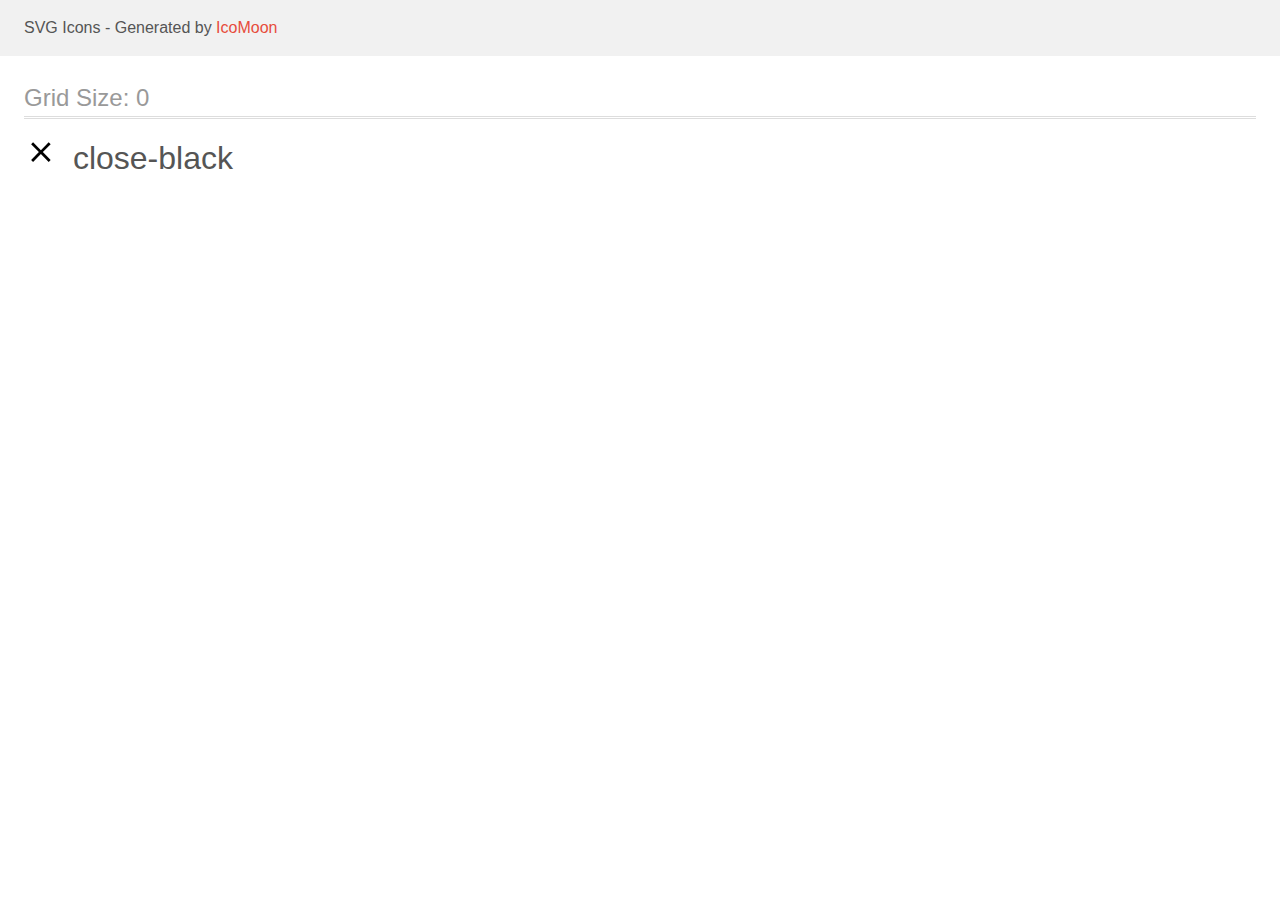
<file: images/icons/icomoon2/demo.html>
<!doctype html>
<html>
<head>
    <title>IcoMoon - SVG Icons</title>
    <meta charset="utf-8">
    <meta name="viewport" content="width=device-width, initial-scale=1">
    <link rel="stylesheet" href="demo-files/demo.css">
    <link rel="stylesheet" href="style.css">
</head>
<body>
<svg aria-hidden="true" style="position: absolute; width: 0; height: 0; overflow: hidden;" version="1.1" xmlns="http://www.w3.org/2000/svg" xmlns:xlink="http://www.w3.org/1999/xlink">
<defs>
<symbol id="close-black" viewBox="0 0 32 32">
<path d="M26.667 7.303l-1.97-1.97-7.808 7.808-7.808-7.808-1.97 1.97 7.808 7.808-7.808 7.808 1.97 1.97 7.808-7.808 7.808 7.808 1.97-1.97-7.808-7.808 7.808-7.808z"></path>
</symbol>
</defs>
</svg>

<header class="bgc1 clearfix">
<div class="mhl">
    <p>SVG Icons - Generated by <a href="https://icomoon.io/app">IcoMoon</a></p>
</div>
</header>
    <div class="clearfix mhl ptl">
        <h1 class="mvm mtn fgc1">Grid Size: 0</h1>
        <div class="glyph fs1">
            <div class="clearfix pbs">
                <svg class="icon close-black"><use xlink:href="#close-black"></use></svg><span class="name"> close-black</span>
            </div>
        </div>
  </div>
<script defer src="svgxuse.js"></script>
</body>
</html>
</file>
<file: css/styles.css>
:root {
    --primary-text-color: #212121;
    --title-text-color: #212121;
    --paragraph-color: #757575;
    --accent-color-web: #2196F3;
    --accent-color-studio: #000000;
    --accent-color-title: #FFFFFF;
    --accent-color-rgba: rgba(255, 255, 255, 0.6);
    --accent-color-emailink: rgba(255, 255, 255, 1);
    --accent-color-hero: #2F303A;
    --accent-color-heroC4: #C4C4C4;
    /* колір 40% hero #C4C4C4; */ 
    --accent-color-button: #188CE8;
    --accent-color-but: #F5F4FA;
    --accent-color-section-fon: #F5F5F5;
    --accent-color-icon: #AFB1B8;
    --accent-color-hover-icon: #2196F3;
} 

header {
    border-bottom: 1px solid #ECECEC;;
}

body {
background-color: var(--accent-color-title);
font-family: Roboto, sans-serif;
color: var(--paragraph-color);
}

ul, p, h1, h2, h3 {
    margin: 0;
    padding: 0;
}

/* header */
.header-container {
display: flex;
align-items: center;
}

.header-nav {
    display: flex;
}

.webstudio-top { 
    display: flex;
    margin-right: 93px;
align-items: center;
} 

.site-nav  {
    display: flex;
    gap: 50px; 
}

.webstudio-top {
color: var(--accent-color-studio);
font-family: 'Raleway';
    font-weight: 700;
    font-size: 26px;
    line-height: 1.19;
    text-decoration: none; 
}

.web {
color: var(--accent-color-web);
}

ul {    list-style: none;}

/* site-nav */
.site-nav, .link, .portfolio, .contacts
 {    text-decoration: none; }

.link {
    color: var(--primary-text-color);
        font-style: normal;
        font-weight: 500;
        font-size: 14px;
        line-height: 1.14;
        letter-spacing: 0.02em;  
        position: relative;
        transition: color 250ms cubic-bezier(0.4, 0, 0.2, 1);
}



.site-nav, .link {
transition-property: color;
    transition-duration: 250ms;
    transition-timing-function: cubic-bezier(0.4, 0, 0.2, 1);
margin-left: auto;
align-items: center;
justify-content: center;
}

.site-nav .link  {
    display: flex;
padding-top: 32px;
    padding-bottom: 32px;
}


.site-nav, .link:hover,
.site-nav, .link:focus {
    color: var(--accent-color-web); 

}

.email,
.telephone {
    color: var(--paragraph-color);
}

.site-nav, .current { 
    color: var(--accent-color-web); }

.link.current::after {
    content: "";
    display: inline-block;
    position: absolute;
bottom: -1px;
    left: 0;
    width: 100%;
    height: 4px;
    background: var(--accent-color-web);
    border-radius: 2px;
}

 .container {
    width: 1200px;
    padding-left: 15px;
    padding-right: 15px;
     margin-left: auto;
     margin-right: auto;
    }

        .link:hover .link-icon,
        .link:focus .link-icon {
            fill: var(--accent-color-web);
        }

.link-icon {
    fill: var(--paragraph-color);
    margin-right: 10px;
    transition-property: fill;
        transition-duration: 250ms;
        transition-timing-function: cubic-bezier(0.4, 0, 0.2, 1);
}

/* Секція 1  */
/* hero   */

.hero { 
background-color: var(--accent-color-heroC4); 
padding-top: 200px;
padding-bottom: 200px; 
   text-align: center;

max-width: 1600px;
    /* height: 600px; */
    margin-left: auto;
    margin-right: auto;
background-image: linear-gradient(rgba(47, 48, 58, 0.4), 
rgba(47, 48, 58, 0.4)),
 url(../images/hero/Img1.jpg);

    background-position: center;
    background-repeat: no-repeat;
    background-size: cover;
}


.hero-title {
        color: var(--accent-color-title);
font-weight: 900;
    font-size: 44px;
    line-height: 1.36;
    text-align: center;
    letter-spacing: 0.06em;
    text-transform: uppercase;
    width: 696px;
    margin: 0 auto 30px;        
}

/* Modal window */

.backdrop {
    opacity: 1;
    transition: opacity 250ms cubic-bezier(0.4, 0, 0.2, 1);
    position: fixed;
    top: 0;
    left: 0;
z-index: 1000;
    width: 100%;
    height: 100%;
    background-color: rgba(0, 0, 0, 0.2);
}

.backdrop.is-hidden {
opacity: 0;
pointer-events: none;
}

.modal {
    /* центрування абсолютно позиціонованих елементів */
    position: absolute;
    top: 50%;
    left: 50%;
    transform: translate(-50%, -50%);
    width: 528px;
        height: 581px;
       
        padding: 40px;
        background-color: var(--accent-color-title);
        border-radius: 4px;
        box-shadow: 0px 1px 3px rgba(0, 0, 0, 0.12), 0px 1px 1px rgba(0, 0, 0, 0.14), 0px 2px 1px rgba(0, 0, 0, 0.2);

transition-property: color;
    transition-duration: 250ms;
    transition-timing-function: cubic-bezier(0.4, 0, 0.2, 1);
    box-sizing: border-box;
    }

.modal-btn {
    position: absolute;
    top: 10px;
    right: 10px;
width: 30px;
height: 30px;
display: flex;
align-items: center;
justify-content: center;
    padding: 0;
    border: 1px solid rgba(0, 0, 0, 0.1);
    border-radius: 50%;
    cursor: pointer;
   outline: none;
    /* background-color: var(--accent-color-title); */
    /* transition: border-color 250ms cubic-bezier(0.4, 0, 0.2, 1); */
}



.modal-btn:focus,
.modal-btn:hover {
    fill: var(--accent-color-hover-icon);
transition: fill 250ms cubic-bezier(0.4, 0, 0.2, 1);
    }


 .click {
font-family: Roboto, sans-serif;
    color: var(--accent-color-title);
    background-color: var(--accent-color-web);
    font-weight: 700;
    font-size: 16px;
    line-height: 1.88;
    letter-spacing: 0.06em;
    cursor: pointer;
    box-sizing: border-box;
    border: var(--accent-color-web);
        border-radius: 4px;
        padding: 10px 32px;
        transition-property: background-color;
            transition-duration: 250ms;
            transition-timing-function: cubic-bezier(0.4, 0, 0.2, 1);
 }


.pointer:hover,
.pointer:focus { 
    color: var(--accent-color-title);
    background-color: var(--accent-color-button);
}




/* Register form */

.register-form-group {
    margin-bottom: 20px;
}

.register-form-title {
display: block;
   
    font-size: 20px;
    margin-bottom: 12px;
    color: var(--title-text-color);
}


.register-form-field {
    position: relative;
    display: block;
    text-align: start;
   height: 58px;
}

.register-form-field:not(:first-child){
    margin-top: 10px;
  
}

.register-form-field:last-child {
    
    height: 138px;
}


.register-form-label {
    font-size: 12px;
        line-height: 1.16;
        letter-spacing: 0.01em;
        color: var(--paragraph-color);
        
   
}

.register-form-input {
    width: 100%;
    padding: 11px;
        padding-left: 40px;
        font: inherit;
    outline: transparent;
    border: 1px solid rgba(33, 33, 33, 0.2);
    border-radius: 4px;
    transition: border-color 250ms cubic-bezier(0.4, 0, 0.2, 1);
margin-top: 4px;
}

.register-form-input:focus {
    border-color: var(--accent-color-hover-icon);
}

.register-form-icon {
    position: absolute;
    top: 50%;
    left: 10px;
    margin-top: 11px;
    margin-bottom: 11px;
transform: translateY(-50%);
transition: fill 250ms cubic-bezier(0.4, 0, 0.2, 1);
}

.register-form-input:focus + .register-form-icon {
    fill: var(--accent-color-hover-icon);
}

.register-form-heading {
    font-size: 12px;
    line-height: 1.16;
    letter-spacing: 0.01em;
    color: var(--paragraph-color);
  

}

.register-form-message {
    display: block;
    font-size: 12px;
    
width: 100%;
height: 120px;
padding-top: 12px;
padding-bottom: 12px;
padding-left: 16px;
padding-right: 16px;
resize: none;
outline: transparent;
border: 1px solid rgba(33, 33, 33, 0.2);
border-radius: 4px;

margin-top: 4px;
transition: border-color 250ms cubic-bezier(0.4, 0, 0.2, 1);
}

.register-form-message:focus {
    border-color: var(--accent-color-hover-icon);
}


.check-text {
display: flex;
    align-items: center;
    justify-content: center;
    
}

.check-text span {
    width: 16px;
    height: 15px;
    border: 2px solid black;
    border-radius: 2px;
    margin-right: 5px;
    display: flex;
    align-items: center;
        justify-content: center;
        fill: transparent;
}

.input-check:checked + .check-text span {
    background-color: var(--accent-color-button);
    border-color: transparent;
    fill: var(--accent-color-but);
}


.input-check:focus +.check-text span {
    border-color: var(--accent-color-button);
    
}

.visually-hidden {
    position: absolute;
    white-space: nowrap;
    width: 1px;
    height: 1px;
    overflow: hidden;
    border: 0;
    padding: 0;
    clip: rect(0 0 0 0);
    clip-path: inset(50%);
    margin: -1px;
}



.register-form-link {
    color: var(--accent-color-web);
    margin-left: 5px;
}


.register-form-btn {
    display: block;
    margin: 30px auto 0;
    align-items: center;
        justify-content: center;
        min-width: 200px;
        height: 50px;
        font-weight: 700;
        font-size: 16px;
        line-height: 1.88;
        letter-spacing: 0.06em;
        color: var(--accent-color-but);
        background-color: var(--accent-color-button);
        border: none;
        border-radius: 4px;
        
        transition: box-shadow  250ms cubic-bezier(0.4, 0, 0.2, 1);
        cursor: pointer;
}

.register-form-btn:hover,
.register-form-btn:focus { 
box-shadow: 0px 4px 4px rgba(0, 0, 0, 0.15);
    border-radius: 4px;
    
}

/* section 2*/
.sect { font-size: 0px; }

.container-section {
    display: flex;
    gap: 30px;
}

.corobka {
    flex-basis: calc((100% - 90px)/4);
}

.antenna {
    height: 70px;
}

.icons-svg {
    background-color: var(--accent-color-but);
    display: flex;
    align-items: center;
    justify-content: center;
   
    height: 120px;
        gap: 30px;
        margin-bottom: 30px;
}


.icons-svg:hover, .icons-svg:focus, 
.antenna:hover, .antenna:focus {
    fill: var(--accent-color-hover-icon);
}

/* section 3*/


.container-section-img {
    display: flex;
    gap: 30px;
        justify-content: center;
}


.robota img {    display: block;}  

.robota-thumb {
    position: relative;
}

.robota-overlay {
    position: absolute;
    bottom: 0;
    left: 0;
    background: rgba(47, 48, 58, 0.8);
    height: 70px;
    width: 100%;
    display: flex;
    /* 
    анімція щоб вилізло  */
    /* transform: translateY(100%); */
    /* transform: translateY(100%);
    transition: transform 250ms cubic-bezier(0.4, 0, 0.2, 1); */
    justify-content: center;
    align-items: center;
}


.robota:hover .robota-overlay,
.robota:focus .robota-overlay {
    transform: translateY(0);
}


.robota-overlay p {
    margin: 0;
    padding: 0;
    font-family: 'Roboto';
    font-style: normal;
    font-weight: 700;
    font-size: 14px;
    line-height: 16px;
    text-align: center;
    letter-spacing: 0.03em;
    text-transform: uppercase;
    color: var(--accent-color-title);
}



/* features */
.title {
    color: var(--title-text-color);
    font-weight: 700;
    font-size: 14px;
    line-height: 1.14;
    text-transform: uppercase;
        margin-bottom: 10px;
}

.text {
    text-transform: none;
        font-weight: 400;
        font-size: 14px;
        line-height: 1.71;
      }


/* Секція 4 */
.section-title {
    color: var(--title-text-color);
    font-weight: 700;
    font-size: 36px;
    line-height: 1.17;
    text-align: center;
    margin-top: auto;
    margin-bottom: auto;
    margin-bottom: 50px;
}

.card-index {
padding-top: 30px;
padding-bottom: 30px;
border-left-width: 4px;
border-bottom-width: 4px;
border-right-width: 0px;
    box-shadow: 0px 1px 3px rgba(0, 0, 0, 0.12), 0px 1px 1px rgba(0, 0, 0, 0.14), 0px 2px 1px rgba(0, 0, 0, 0.2);
    border-radius: 0px 0px 4px 4px;
}
  
.tit { 
    color: var(--title-text-color);
    font-weight: 500;
        font-size: 16px;
        line-height: 1.19;
        text-align: center;
    letter-spacing: 0.03em; 
    margin-bottom: 10px;
 }

 .tex { 
    font-weight: 400;
        font-size: 16px;
        line-height: 1.19;
        text-align: center;
    letter-spacing: 0.03em;
}

.koman {
 background-color: var(--accent-color-but);
}

 .section {
    padding-top: 94px;
    padding-bottom: 94px;
 }

  .frame {
      padding-top: 0px;
  }

.container-section-koman {
    display: flex;
    gap: 30px;
        justify-content: center;
}


.fon {
    background-color: var(--accent-color-title);
    border-radius: 0px 0px 4px 4px;
}


/* Socials */

.socials {
    display: flex;
    align-items: center;
    justify-content: center;
    gap: 10px;
    margin-top: 16px;
}

.socials-link {
    display: flex;
    align-items: center;
    justify-content: center;
    background-color: var(--accent-color-title);
    border-radius: 50%;

    width: 44px;
    height: 44px;
color: #AFB1B8;
    transition-property: background-color, color;
        transition-duration: 250ms;
        transition-timing-function: cubic-bezier(0.4, 0, 0.2, 1);
}

.socials-icon {
fill: currentColor;
}

.socials-link:hover, 
.socials-link:focus {
    background-color: var(--accent-color-web);
    color: var(--accent-color-title);
}

.socials-link:hover .socials-icon, 
.socials-link:focus .socials-icon {
    /* fill: var(--accent-color-title); */
}

/* Секція 5 */

.customers {
    display: flex;
    gap: 30px;
}

.regular-customers {
    flex-basis: calc((100% - 150px) / 6);
}

.customers-link {
    display: flex;
    align-items: center;
    justify-content: center;
    height: 92px;
    border-radius: 4%;
    border: 1px solid var(--accent-color-icon);
}

.customers-link {
    display: flex;
    fill: var(--accent-color-icon);
    transition: border-color 250ms cubic-bezier(0.4, 0, 0.2, 1), fill 250ms cubic-bezier(0.4, 0, 0.2, 1);
}

.customers-link:hover,
.customers-link:focus {
    fill: var(--accent-color-hover-icon);
    border-color: var(--accent-color-hover-icon);
}


/* Підвал сторінки */
.futer { background-color: var(--accent-color-hero);
padding-top: 60px;
padding-bottom: 60px;
}

.futer-first {
    margin-right: 70px;
}

.basement {
display: flex;
    align-items: baseline;
}

.webs-top { color: var(--accent-color-title);
display: block;
    margin-bottom: 20px;
}

.weba {  color: var(--accent-color-web);    }

.webs-top, .weba { 
    font-family: Raleway;
    font-weight: 700;
    font-size: 26px;
    line-height: 1.19;
    text-decoration: none; 
}

.emailink { color: var(--accent-color-rgba);
text-decoration: none;
font-style: normal;
font-size: 14px;
line-height: 1.71;
display: flex;

transition: color 250ms cubic-bezier(0.4, 0, 0.2, 1);
 }

 .indents:not(:last-child) {
    margin-bottom: 10px;
 }
 
.address {
   color: var(--accent-color-title);
font-style: normal;
font-size: 14px;
line-height: 1.71;
}

.emailink:hover,
.emailink:focus { 
    color: var(--accent-color-web); }


/* Приєднуйтесь */
.join {

/* margin-left: 93px; */
}

.caput {
    margin-right: 93px;
}
/* .join h3 {
    font-family: 'Roboto';
    font-style: normal;
    font-weight: 700;
    font-size: 14px;
    line-height: 16px;
    letter-spacing: 0.03em;
    text-transform: uppercase;
    color: var(--accent-color-title);
    margin-bottom: 20px;
} */

.join-p { 
    font-family: 'Roboto';
        font-style: normal;
        font-weight: 700;
        font-size: 14px;
        line-height: 16px;
        letter-spacing: 0.03em;
        text-transform: uppercase;
        color: var(--accent-color-title);
        margin-bottom: 20px;
 }

.join-fut {
    display: flex;
    gap: 10px;
    justify-content: left;
}

.join-link {
    display: flex;
    align-items: center;
    justify-content: center;
    width: 44px;
    height: 44px;
    background-color: rgba(255, 255, 255, 0.1);
    color: var(--accent-color-title);
    border-radius: 50%;
/* transition: background-color 5250ms cubic-bezier(0.4, 0, 0.2, 1),
        color 5250ms cubic-bezier(0.4, 0, 0.2, 1); */
    transition: background-color 250ms cubic-bezier(0.4, 0, 0.2, 1);
}


.join-icon {
    fill: currentColor;
}

.join-link:hover,
.join-link:focus {
    display: flex;
    align-items: center;
    justify-content: center;
    background-color: var(--accent-color-hover-icon);
    border-radius: 50%;
}

.join-link:hover .join-icon,
.join-link:focus .join-icon {
    fill: var(--accent-color-title);
    display: flex;
    align-items: center;
    justify-content: center;
}


.footer-form {
display: flex;
    gap: 12px;
}

   

.footer-form-input { 
padding: 15px 16px;
width: 358px;
background-color: inherit;
outline: transparent;
border-radius: 4px;
border: 1px solid rgba(255, 255, 255, 0.3);
filter: drop-shadow(0px 4px 4px rgba(0, 0, 0, 0.15));
color: var(--accent-color-title) ;
}

.footer-form-btn {
    gap: 10px;
        display: flex;
        align-items: center;
        justify-content: center;
        border: none;
        min-width: 200px;
        height: 50px;
        font-weight: 700;
        font-size: 16px;
        line-height: 1.88;
        text-align: center;
        letter-spacing: 0.06em;
        background-color: var(--accent-color-button);
        border-radius: 4px;
        color: var(--accent-color-but);
        transition-property: background-color, fill;
        transition: 250ms cubic-bezier(0.4, 0, 0.2, 1);
        cursor: pointer;
}

.footer-form-icon {
    fill: var(--accent-color-but);
}


/* Сторінка Portfolio */

 .but {
          border: var(--accent-color-web);
    color: var(--primary-text-color);
    background-color: var(--accent-color-but);

    font-weight: 500;
    font-size: 16px;
    line-height: 1.63;
    text-align: center;
    letter-spacing: 0.03em;
    cursor: pointer;
    font-family: inherit;
    border-radius: 4px;
padding-top: 6px;
padding-bottom: 6px;
 padding-left: 25px;
 padding-right: 25px;

transition: color 250ms cubic-bezier(0.4, 0, 0.2, 1), 
background-color 250ms cubic-bezier(0.4, 0, 0.2, 1),
box-shadow 250ms cubic-bezier(0.4, 0, 0.2, 1);
  
}

.but:hover,
.but:focus {
    color: var(--accent-color-title);
    background-color: var(--accent-color-web);
    box-shadow: 0px 3px 1px rgba(0, 0, 0, 0.1), 0px 1px 2px rgba(0, 0, 0, 0.08), 0px 2px 2px rgba(0, 0, 0, 0.12);
}

.container-butto {
    align-content: center;
}

.container-buttons {
    display: flex;
    justify-content: center;
    gap: 10px;
    margin-bottom: 50px;  
}

.item, .link-nav {
    background-color: var(--accent-color-title);
}

.item-tumb {
    position: relative;
    overflow: hidden;
}

.overlay {
    position: absolute;
    top: 0;
    left: 0;

transform: translateY(100%);

    width: 100%;
    height: 101%;
    /* height: 101%;  якщо 100% то синя карточка вилазить на 1 піксель і видно лінію */

    display: flex;
    align-items: center;
    justify-content: center;
padding-left: 24px;
    padding-right: 24px;

    background-color: rgba(33, 150, 243, 0.9);
transition: transform 250ms cubic-bezier(0.4, 0, 0.2, 1);
    
}


.item:hover .overlay,
.item:focus .overlay {
transform: translateY(0);
}

.overlay-desc {
    color: var(--accent-color-title);
margin: 0;
    font-family: 'Roboto';
    font-style: normal;
    font-weight: 400;
    font-size: 18px;
    line-height: 28px;
    letter-spacing: 0.03em;
}

element.style {
    display: block;
    width: 100%;
    height: auto;
} 

.link-nav {
text-decoration: none;
display: block;
transition: box-shadow 250ms cubic-bezier(0.4, 0, 0.2, 1);

}

.link-nav:hover,
.link-nav:focus {
box-shadow: 0px 1px 1px rgba(0, 0, 0, 0.12), 0px 4px 4px rgba(0, 0, 0, 0.06), 1px 4px 6px rgba(0, 0, 0, 0.16);
}

.title-h2 {
    font-weight: 700;
        font-size: 18px;
        line-height: 2;
        letter-spacing: 0.06em;
        color: var(--title-text-color);
        margin-bottom: 4px;
}

.tex-p {
    font-weight: 400;
    font-size: 16px;
    line-height: 1.19;
    letter-spacing: 0.03em;
    color: var(--paragraph-color);
}

.container-images { display: flex; 
flex-wrap: wrap;
gap: 30px;
}

.card {
    padding-top: 20px;
        padding-left: 24px;
        padding-bottom: 20px;
        border-left: 1px solid #EEEEEE;;
        border-bottom: 1px solid #EEEEEE;;
        border-right: 1px solid #EEEEEE;;     
}

img {
    display: block;
    max-width: 100%;
}
</file>
<file: images/icons/icomoon (1)/demo-files/demo.css>
body {
  padding: 0;
  margin: 0;
  font-family: sans-serif;
  font-size: 1em;
  line-height: 1.5;
  color: #555;
  background: #fff;
}
h1 {
  font-size: 1.5em;
  font-weight: normal;
  box-shadow: 0 1px #ddd, 0 2px #fff, 0 3px #ddd;
}
small {
  font-size: .66666667em;
}
a {
  color: #e74c3c;
  text-decoration: none;
}
a:hover, a:focus {
  box-shadow: 0 1px #e74c3c;
}
.bshadow0, input {
  box-shadow: inset 0 -2px #e7e7e7;
}
input:hover {
  box-shadow: inset 0 -2px #ccc;
}
input, fieldset {
  font-size: 1em;
  margin: 0;
  padding: 0;
  border: 0;
}
input {
  color: inherit;
  line-height: 1.5;
  height: 1.5em;
  padding: .25em 0;
}
input:focus {
  outline: none;
  box-shadow: inset 0 -2px #449fdb;
}
.glyph {
  font-size: 16px;
  margin-right: 1.5em;
  float: left;
  width: 17em;
}
svg {
  color: #000;
}
.liga {
  width: 80%;
  width: calc(100% - 2.5em);
}
.talign-right {
  text-align: right;
}
.talign-center {
  text-align: center;
}
.bgc1 {
  background: #f1f1f1;
}
.fgc0 {
  color: #000;
}
.fgc1 {
  color: #999;
}
p {
  margin-top: 1em;
  margin-bottom: 1em;
}
.mvm {
  margin-top: .75em;
  margin-bottom: .75em;
}
.mtn {
  margin-top: 0;
}
.mtl, .mal {
  margin-top: 1.5em;
}
.mbl, .mal {
  margin-bottom: 1.5em;
}
.mal, .mhl {
  margin-left: 1.5em;
  margin-right: 1.5em;
}
.mhmm {
  margin-left: 1em;
  margin-right: 1em;
}
.ptl {
  padding-top: 1.5em;
}
.pbs, .pvs {
  padding-bottom: .25em;
}
.pvs, .pts {
  padding-top: .25em;
}
.unit {
  float: left;
}
.unitRight {
  float: right;
}
.size1of2 {
  width: 50%;
}
.size1of1 {
  width: 100%;
}
.clearfix:before, .clearfix:after {
  content: " ";
  display: table;
}
.clearfix:after {
  clear: both;
}
.hidden-true {
  display: none;
}
.textbox0 {
  width: 3em;
  background: #f1f1f1;
  padding: .25em .5em;
  line-height: 1.5;
  height: 1.5em;
}
.fs0 {
  font-size: 16px;
}
.fs1 {
  font-size: 32px;
}
.name {
  margin-left: .25em;
}
</file>
<file: images/icons/icomoon (1)/style.css>
.icon {
  display: inline-block;
  width: 1em;
  height: 1em;
  stroke-width: 0;
  stroke: currentColor;
  fill: currentColor;
}

/* ==========================================
Single-colored icons can be modified like so:
.name {
  font-size: 32px;
  color: red;
}
========================================== */

.Logo0 {
  width: 1.7666015625em;
}

.Logo1 {
  width: 1.7666015625em;
}

.Logo2 {
  width: 1.7666015625em;
}

.Logo3 {
  width: 1.7666015625em;
}

.Logo4 {
  width: 1.7666015625em;
}

.Logo5 {
  width: 1.7666015625em;
}

.envelope {
  width: 1.3330078125em;
}

.smartphone {
  width: 0.625em;
}
</file>
<file: images/icons/icomoon2/demo-files/demo.css>
body {
  padding: 0;
  margin: 0;
  font-family: sans-serif;
  font-size: 1em;
  line-height: 1.5;
  color: #555;
  background: #fff;
}
h1 {
  font-size: 1.5em;
  font-weight: normal;
  box-shadow: 0 1px #ddd, 0 2px #fff, 0 3px #ddd;
}
small {
  font-size: .66666667em;
}
a {
  color: #e74c3c;
  text-decoration: none;
}
a:hover, a:focus {
  box-shadow: 0 1px #e74c3c;
}
.bshadow0, input {
  box-shadow: inset 0 -2px #e7e7e7;
}
input:hover {
  box-shadow: inset 0 -2px #ccc;
}
input, fieldset {
  font-size: 1em;
  margin: 0;
  padding: 0;
  border: 0;
}
input {
  color: inherit;
  line-height: 1.5;
  height: 1.5em;
  padding: .25em 0;
}
input:focus {
  outline: none;
  box-shadow: inset 0 -2px #449fdb;
}
.glyph {
  font-size: 16px;
  margin-right: 1.5em;
  float: left;
  width: 17em;
}
svg {
  color: #000;
}
.liga {
  width: 80%;
  width: calc(100% - 2.5em);
}
.talign-right {
  text-align: right;
}
.talign-center {
  text-align: center;
}
.bgc1 {
  background: #f1f1f1;
}
.fgc0 {
  color: #000;
}
.fgc1 {
  color: #999;
}
p {
  margin-top: 1em;
  margin-bottom: 1em;
}
.mvm {
  margin-top: .75em;
  margin-bottom: .75em;
}
.mtn {
  margin-top: 0;
}
.mtl, .mal {
  margin-top: 1.5em;
}
.mbl, .mal {
  margin-bottom: 1.5em;
}
.mal, .mhl {
  margin-left: 1.5em;
  margin-right: 1.5em;
}
.mhmm {
  margin-left: 1em;
  margin-right: 1em;
}
.ptl {
  padding-top: 1.5em;
}
.pbs, .pvs {
  padding-bottom: .25em;
}
.pvs, .pts {
  padding-top: .25em;
}
.unit {
  float: left;
}
.unitRight {
  float: right;
}
.size1of2 {
  width: 50%;
}
.size1of1 {
  width: 100%;
}
.clearfix:before, .clearfix:after {
  content: " ";
  display: table;
}
.clearfix:after {
  clear: both;
}
.hidden-true {
  display: none;
}
.textbox0 {
  width: 3em;
  background: #f1f1f1;
  padding: .25em .5em;
  line-height: 1.5;
  height: 1.5em;
}
.fs0 {
  font-size: 16px;
}
.fs1 {
  font-size: 32px;
}
.name {
  margin-left: .25em;
}
</file>
<file: images/icons/icomoon2/style.css>
.icon {
  display: inline-block;
  width: 1em;
  height: 1em;
  stroke-width: 0;
  stroke: currentColor;
  fill: currentColor;
}

/* ==========================================
Single-colored icons can be modified like so:
.name {
  font-size: 32px;
  color: red;
}
========================================== */
</file>
<file: css/main.min.css>
body{background-color:#f97fff}/*# sourceMappingURL=main.min.css.map */
</file>
